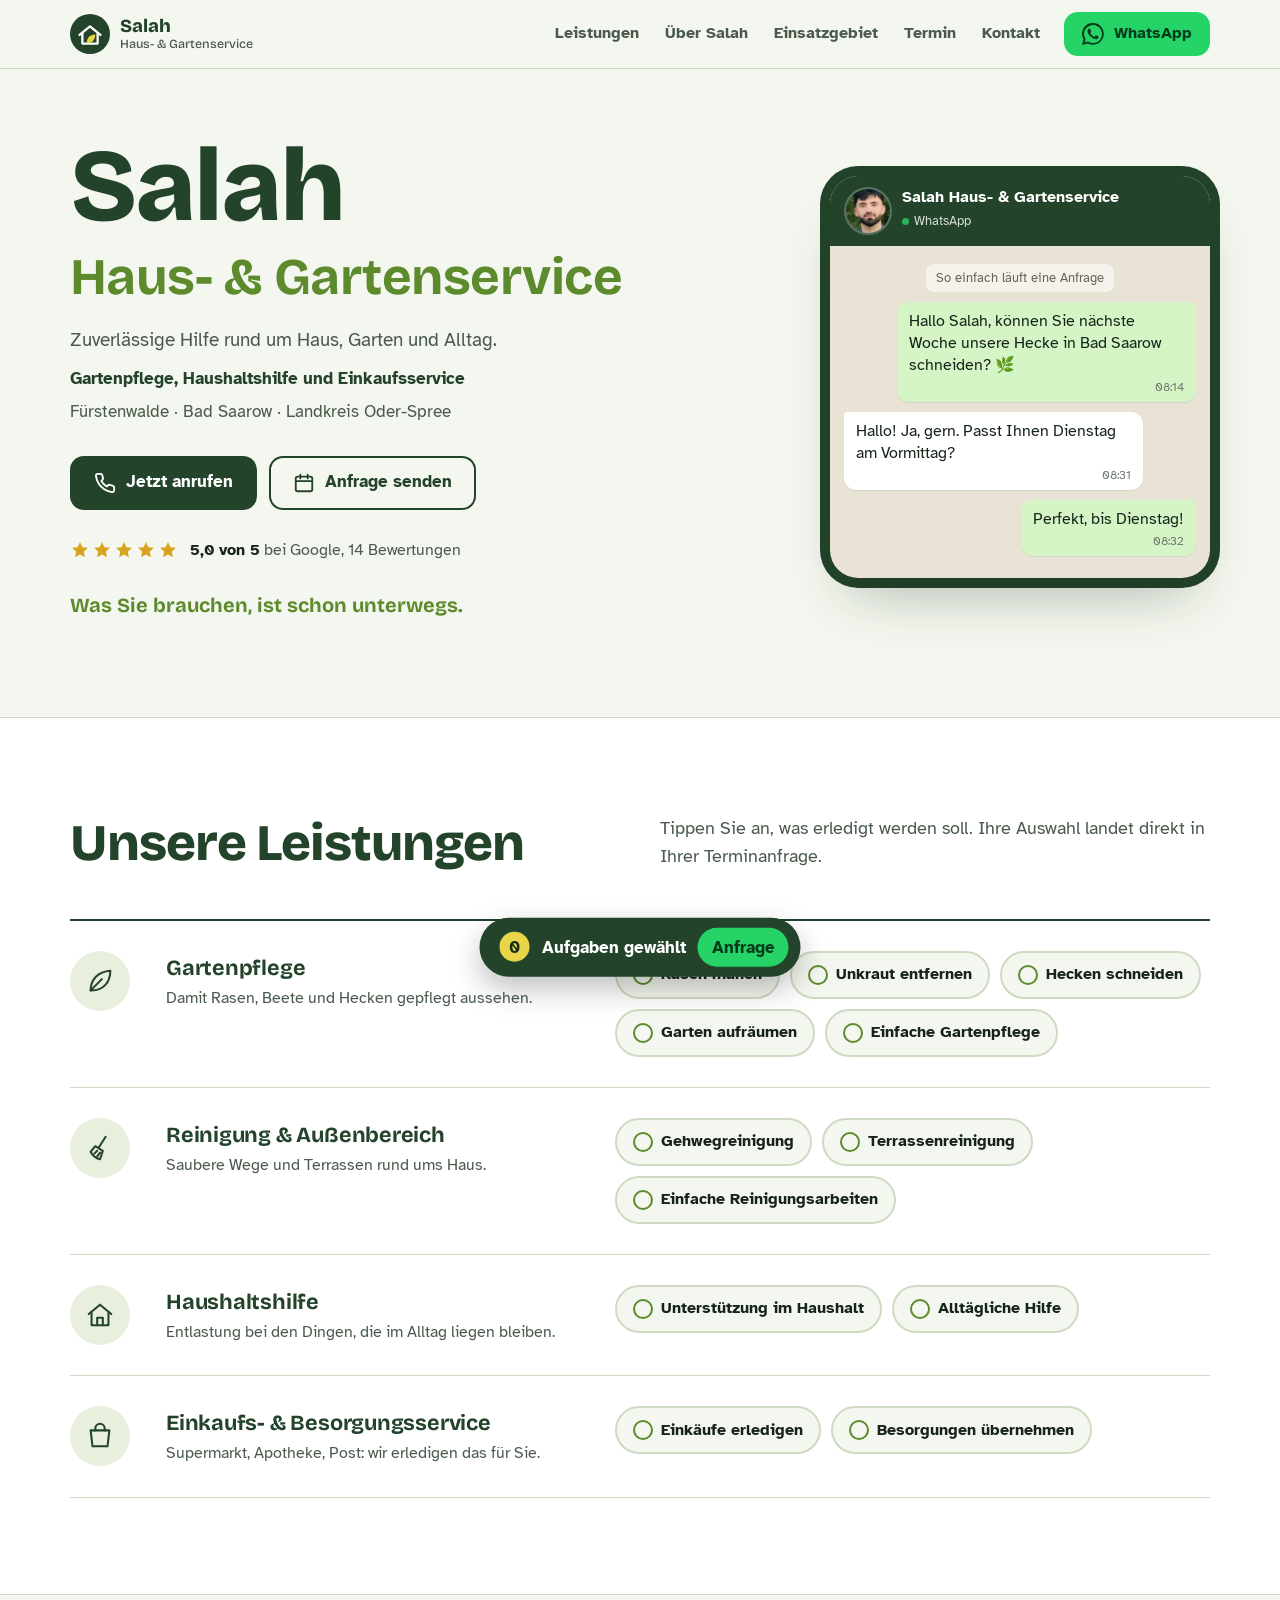
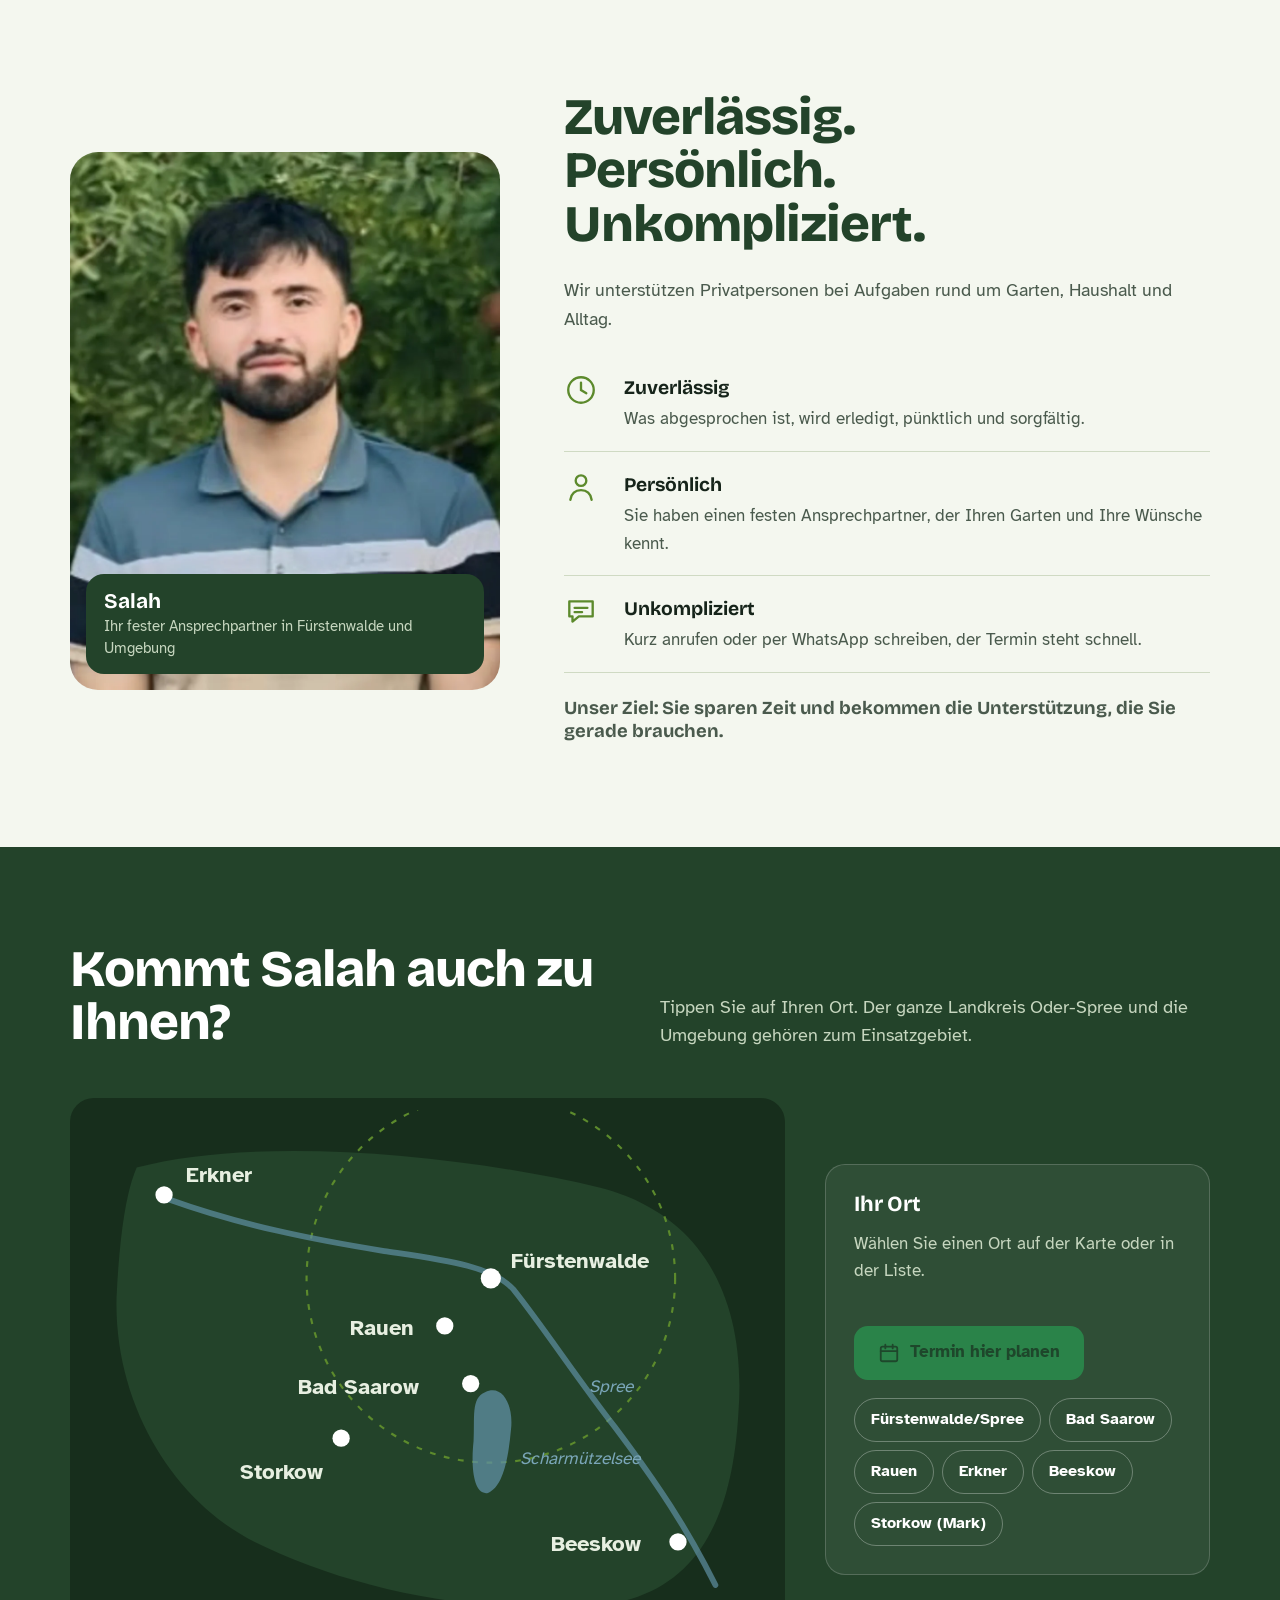
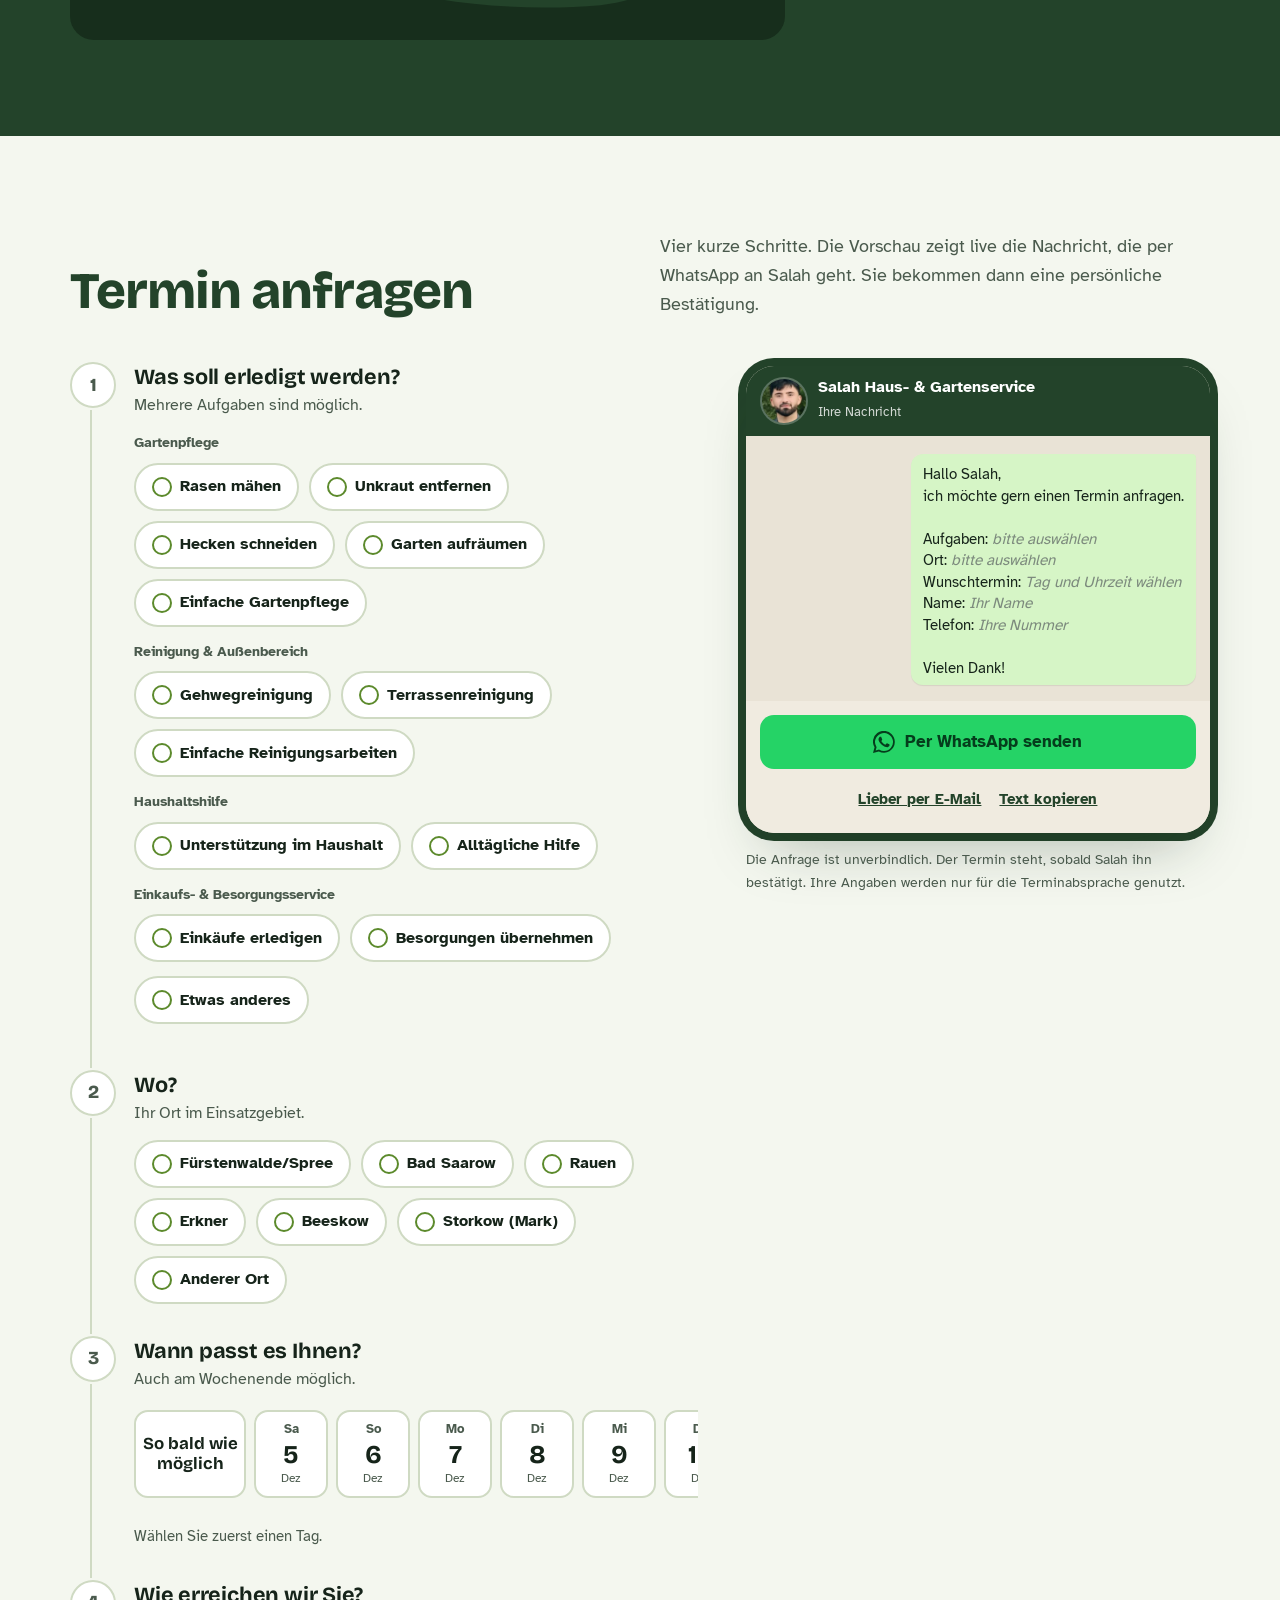
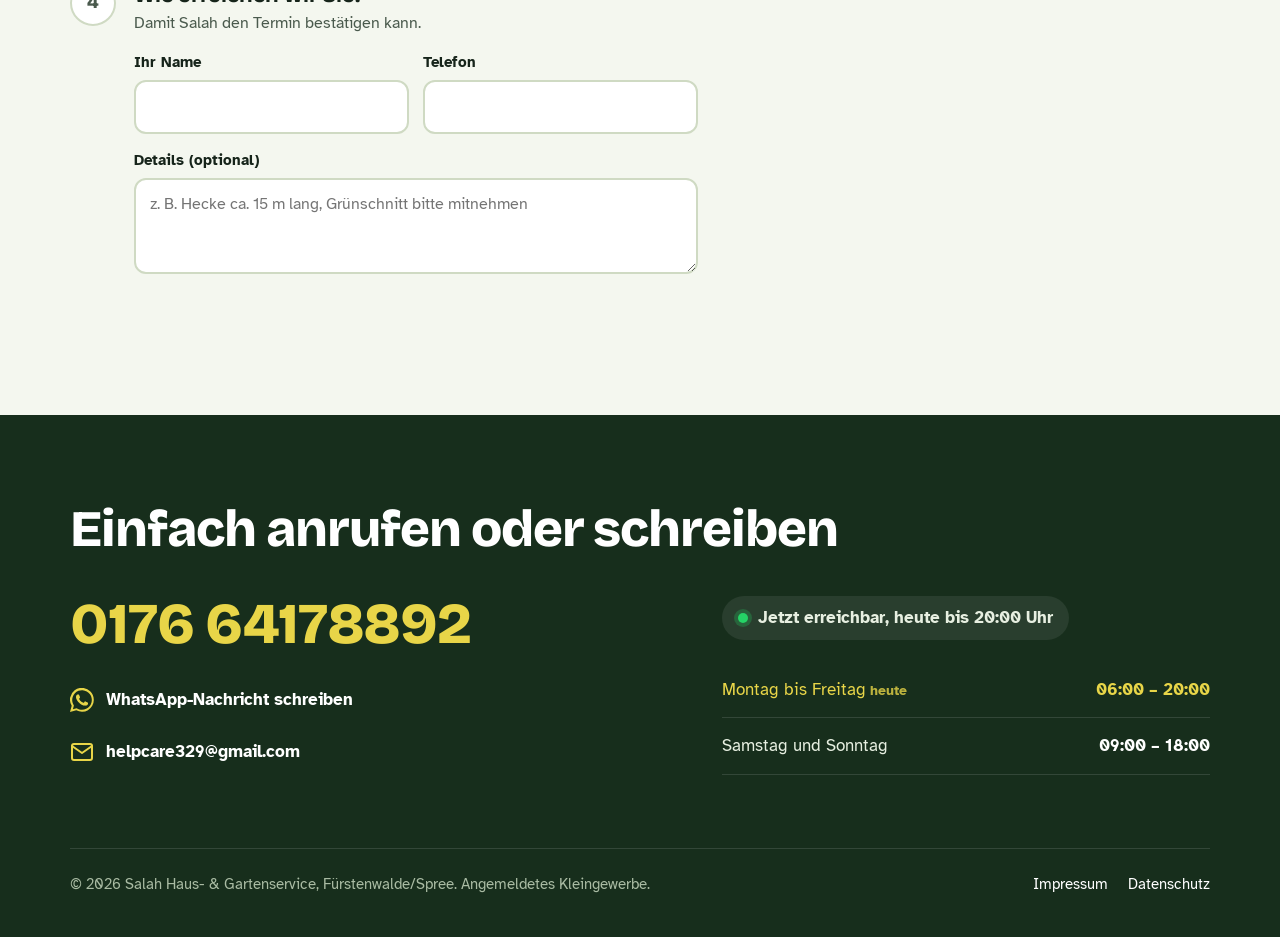
<file: index.html>
<!DOCTYPE html>
<html lang="de">
<head>
<meta charset="UTF-8">
<meta name="viewport" content="width=device-width, initial-scale=1.0, viewport-fit=cover">
<title>Salah Haus- & Gartenservice – Fürstenwalde, Bad Saarow & Oder-Spree</title>
<meta name="description" content="Gartenpflege, Hecke schneiden, Haushaltshilfe und Einkaufsservice in Fürstenwalde, Bad Saarow und im Landkreis Oder-Spree. Termin direkt per WhatsApp anfragen.">
<meta name="theme-color" content="#23432a">
<meta property="og:title" content="Salah Haus- & Gartenservice">
<meta property="og:description" content="Zuverlässige Hilfe rund um Haus, Garten und Alltag in Fürstenwalde, Bad Saarow und Umgebung.">
<meta property="og:image" content="img/salah.jpg">
<meta property="og:locale" content="de_DE">
<link rel="icon" href="img/icon.svg" type="image/svg+xml">
<link rel="apple-touch-icon" href="img/apple-touch-icon.png">
<link rel="preload" href="fonts/bricolage-800.woff2" as="font" type="font/woff2" crossorigin>
<link rel="preload" href="fonts/atkinson-400.woff2" as="font" type="font/woff2" crossorigin>
<link rel="stylesheet" href="fonts/fonts.css">
<script type="application/ld+json">
{
  "@context": "https://schema.org",
  "@type": "LocalBusiness",
  "name": "Salah Haus- & Gartenservice",
  "image": "img/salah.jpg",
  "telephone": "+4917664178892",
  "email": "helpcare329@gmail.com",
  "address": {"@type": "PostalAddress","addressLocality": "Fürstenwalde/Spree","addressRegion": "Brandenburg","addressCountry": "DE"},
  "areaServed": ["Fürstenwalde/Spree","Bad Saarow","Rauen","Erkner","Beeskow","Storkow (Mark)","Landkreis Oder-Spree"],
  "aggregateRating": {"@type":"AggregateRating","ratingValue":"5.0","reviewCount":"14"},
  "openingHoursSpecification": [
    {"@type":"OpeningHoursSpecification","dayOfWeek":["Monday","Tuesday","Wednesday","Thursday","Friday"],"opens":"06:00","closes":"20:00"},
    {"@type":"OpeningHoursSpecification","dayOfWeek":["Saturday","Sunday"],"opens":"09:00","closes":"18:00"}
  ]
}
</script>
<style>
:root{
  --paper:#f4f7ef;
  --paper-2:#e8efdd;
  --ink:#16241a;
  --ink-soft:#4a5a4d;
  --hedge:#23432a;
  --hedge-deep:#172e1c;
  --moss:#5c8a2c;
  --pollen:#e8d548;
  --line:#cfdac3;
  --wa:#25d366;
  --chat-bg:#e9e3d6;
  --bubble-out:#d6f5c6;
  --white:#fff;
  --display:"Bricolage Grotesque", system-ui, sans-serif;
  --body:"Atkinson Hyperlegible", system-ui, sans-serif;
  --bar-h:0px;
}
*{box-sizing:border-box;margin:0;padding:0}
html{scroll-behavior:smooth;scroll-padding-top:84px;-webkit-text-size-adjust:100%}
body{font-family:var(--body);font-size:1.0625rem;line-height:1.6;color:var(--ink);background:var(--paper);-webkit-font-smoothing:antialiased;-webkit-tap-highlight-color:transparent;padding-bottom:var(--bar-h)}
img,svg{display:block}
a{color:inherit}
button{font:inherit;color:inherit;touch-action:manipulation}
h1,h2,h3{font-family:var(--display);line-height:1.05;letter-spacing:-.02em;font-weight:800}
h2{font-size:clamp(2rem,5vw,3.2rem);color:var(--hedge)}
h3{font-size:1.35rem;font-weight:700;letter-spacing:-.01em}
.wrap{max-width:1180px;margin:0 auto;padding:0 20px}
.lead{font-size:1.2rem;color:var(--ink-soft);max-width:34em}
:focus-visible{outline:3px solid var(--pollen);outline-offset:3px;border-radius:6px}

/* ---------- Buttons ---------- */
.btn{display:inline-flex;align-items:center;justify-content:center;gap:10px;min-height:54px;padding:0 24px;border-radius:14px;border:0;font-weight:700;font-size:1.05rem;text-decoration:none;cursor:pointer;transition:background .2s,transform .1s}
.btn:active{transform:scale(.97)}
.btn svg{width:22px;height:22px;flex-shrink:0}
.btn-wa{background:var(--wa);color:#053d1c}
.btn-wa:hover{background:#1fc05b}
.btn-dark{background:var(--hedge);color:#fff}
.btn-dark:hover{background:var(--hedge-deep)}
.btn-ghost{background:transparent;color:var(--hedge);box-shadow:inset 0 0 0 2px var(--hedge)}
.btn-ghost:hover{background:var(--hedge);color:#fff}

/* ---------- Header ---------- */
.top{position:sticky;top:0;z-index:40;background:color-mix(in srgb,var(--paper) 92%,transparent);backdrop-filter:blur(12px);-webkit-backdrop-filter:blur(12px);border-bottom:1px solid var(--line);padding-top:env(safe-area-inset-top)}
.top .wrap{display:flex;align-items:center;gap:24px;height:68px}
.brand{display:flex;align-items:center;gap:10px;text-decoration:none;font-family:var(--display);font-weight:800;font-size:1.15rem;color:var(--hedge);margin-right:auto;line-height:1}
.brand small{display:block;font-weight:500;font-size:.78rem;color:var(--ink-soft);letter-spacing:0;margin-top:3px}
.brand svg{width:40px;height:40px}
.top nav{display:flex;gap:26px}
.top nav a{text-decoration:none;font-weight:700;font-size:.98rem;color:var(--ink-soft)}
.top nav a:hover{color:var(--hedge)}
.top .btn{min-height:44px;padding:0 18px;font-size:.98rem}
.top .call{display:none;width:44px;height:44px;border-radius:12px;background:var(--hedge);color:#fff;place-items:center}
.top .call svg{width:20px;height:20px}
@media (max-width:860px){.top nav{display:none}}

/* ---------- Hero ---------- */
.hero{padding:64px 0 96px;overflow:hidden}
.hero .wrap{display:grid;grid-template-columns:1.2fr .8fr;gap:56px;align-items:center}
.hero h1{font-size:clamp(3rem,8.5vw,6.4rem);color:var(--hedge);margin-bottom:20px}
.hero h1 .l2{display:block;font-size:.5em;font-weight:700;color:var(--moss);letter-spacing:-.01em;margin-top:.2em}
.hero .lead{margin-bottom:10px}
.hero-tags{font-weight:700;color:var(--hedge);margin-bottom:6px}
.hero-area{color:var(--ink-soft);margin-bottom:30px}
.hero-actions{display:flex;flex-wrap:wrap;gap:12px;margin-bottom:28px}
.rating{display:flex;align-items:center;gap:12px;flex-wrap:wrap}
.rating .stars{display:flex;gap:2px;color:#d9a520}
.rating .stars svg{width:20px;height:20px}
.rating p{font-size:.98rem;color:var(--ink-soft)}
.rating strong{color:var(--ink)}
.motto{font-family:var(--display);font-weight:700;font-size:1.25rem;color:var(--moss);margin-top:26px}

/* Chat */
.phone{background:var(--chat-bg);border-radius:28px;overflow:hidden;box-shadow:0 30px 60px -20px rgba(23,46,28,.35),0 0 0 10px var(--hedge);max-width:380px;margin-left:auto;width:100%}
.phone-head{display:flex;align-items:center;gap:12px;background:var(--hedge);color:#fff;padding:12px 16px}
.avatar{width:44px;height:44px;border-radius:50%;object-fit:cover;flex-shrink:0;background:var(--pollen);box-shadow:0 0 0 2px rgba(255,255,255,.25)}
.phone-head b{display:block;font-size:.98rem;line-height:1.2}
.phone-head span{font-size:.82rem;opacity:.8}
.online{display:inline-flex;align-items:center;gap:5px}
.online::before{content:"";width:7px;height:7px;border-radius:50%;background:var(--wa)}
.chat{padding:18px 14px 22px;display:flex;flex-direction:column;gap:10px;min-height:290px}
.bubble{max-width:85%;padding:9px 12px 7px;border-radius:12px;font-size:.98rem;line-height:1.4;box-shadow:0 1px 1px rgba(0,0,0,.08)}
.bubble time{display:block;text-align:right;font-size:.72rem;color:#6a756b;margin-top:2px}
.bubble.out{align-self:flex-end;background:var(--bubble-out);border-top-right-radius:4px}
.bubble.in{align-self:flex-start;background:#fff;border-top-left-radius:4px}
.chat-note{text-align:center;font-size:.8rem;color:#6a6355;background:rgba(255,255,255,.55);padding:4px 10px;border-radius:8px;align-self:center}
.hero .bubble{opacity:0;transform:translateY(8px) scale(.98);animation:pop .45s ease forwards}
.hero .bubble:nth-of-type(1){animation-delay:.5s}
.hero .bubble:nth-of-type(2){animation-delay:1.6s}
.hero .bubble:nth-of-type(3){animation-delay:2.6s}
@keyframes pop{to{opacity:1;transform:none}}

/* ---------- Section frame ---------- */
.sec{padding:96px 0}
.sec-head{display:grid;grid-template-columns:1fr 1fr;gap:40px;align-items:end;margin-bottom:48px}
.sec-head p{color:var(--ink-soft);font-size:1.12rem}

/* ---------- Leistungen ---------- */
.services{background:var(--white);border-top:1px solid var(--line);border-bottom:1px solid var(--line)}
.svc-list{border-top:2px solid var(--hedge)}
.svc{display:grid;grid-template-columns:72px 1fr 1.4fr;gap:24px;padding:30px 0;border-bottom:1px solid var(--line);align-items:start}
.svc-ico{width:60px;height:60px;border-radius:50%;background:var(--paper-2);display:grid;place-items:center;color:var(--hedge)}
.svc-ico svg{width:30px;height:30px}
.svc h3{color:var(--hedge);margin-top:6px}
.svc p{color:var(--ink-soft);font-size:1rem;margin-top:6px}
.chips{display:flex;flex-wrap:wrap;gap:10px}
.chip{display:inline-flex;align-items:center;gap:8px;min-height:48px;padding:0 16px;border-radius:999px;border:2px solid var(--line);background:var(--paper);font-weight:700;font-size:1rem;cursor:pointer;transition:background .15s,border-color .15s;text-align:left;line-height:1.2}
.chip:hover{border-color:var(--moss)}
.chip .mk{width:20px;height:20px;border-radius:50%;border:2px solid var(--moss);display:grid;place-items:center;flex-shrink:0;transition:background .15s}
.chip .mk svg{width:12px;height:12px;opacity:0;color:var(--hedge)}
.chip[aria-pressed="true"]{background:var(--pollen);border-color:var(--pollen);color:var(--hedge-deep)}
.chip[aria-pressed="true"] .mk{background:#fff;border-color:#fff}
.chip[aria-pressed="true"] .mk svg{opacity:1}

/* ---------- Über Salah ---------- */
.why .wrap{display:grid;grid-template-columns:.8fr 1.2fr;gap:64px;align-items:center}
.portrait{position:relative}
.portrait img{width:100%;height:auto;aspect-ratio:4/5;object-fit:cover;border-radius:28px}
.portrait figcaption{position:absolute;left:16px;right:16px;bottom:16px;background:var(--hedge);color:#fff;border-radius:18px;padding:14px 18px;line-height:1.3}
.portrait figcaption b{display:block;font-family:var(--display);font-size:1.3rem}
.portrait figcaption span{font-size:.95rem;color:#c6d6bf}
.why h2 span{display:block}
.why-text > p{font-size:1.15rem;color:var(--ink-soft);margin:24px 0 8px}
.traits{list-style:none;margin-top:20px}
.traits li{display:grid;grid-template-columns:44px 1fr;gap:16px;padding:18px 0;border-bottom:1px solid var(--line)}
.traits svg{width:34px;height:34px;color:var(--moss)}
.traits b{display:block;font-family:var(--display);font-size:1.2rem;color:var(--ink);margin-bottom:2px}
.traits span{color:var(--ink-soft)}
.goal{font-family:var(--display);font-weight:700;font-size:1.35rem;line-height:1.25;color:var(--hedge);margin-top:26px}

/* ---------- Einsatzgebiet ---------- */
.area{background:var(--hedge);color:#fff}
.area h2{color:#fff}
.area .sec-head p{color:#c6d6bf}
.area-grid{display:grid;grid-template-columns:1.3fr .7fr;gap:40px;align-items:center}
.map{background:var(--hedge-deep);border-radius:24px;padding:12px}
.map svg{width:100%;height:auto}
.town{cursor:pointer}
.town circle.dot{fill:#fff;transition:r .2s,fill .2s}
.town circle.halo{fill:var(--pollen);opacity:0;transition:opacity .2s}
.town circle.hit{fill:transparent}
.town text{fill:#e7efe1;font-family:var(--body);font-weight:700;font-size:15px;transition:fill .2s}
.town:hover circle.dot{fill:var(--pollen)}
.town.on circle.dot{fill:var(--pollen);r:9}
.town.on circle.halo{opacity:.25}
.town.on text{fill:var(--pollen)}
.town:focus{outline:none}
.town:focus-visible text{text-decoration:underline}
.check{background:rgba(255,255,255,.06);border:1px solid rgba(255,255,255,.18);border-radius:20px;padding:28px}
.check h3{color:#fff;margin-bottom:10px}
.check p{color:#c6d6bf}
.check-result{margin:14px 0 20px;min-height:76px}
.check-result strong{display:block;font-family:var(--display);font-size:1.6rem;line-height:1.15;color:var(--pollen);margin-bottom:6px}
.town-list{display:flex;flex-wrap:wrap;gap:8px;margin-top:18px}
.town-list button{background:transparent;border:1.5px solid rgba(255,255,255,.3);color:#fff;border-radius:999px;min-height:44px;padding:0 16px;font-weight:700;font-size:.98rem;cursor:pointer}
.town-list button:hover{border-color:var(--pollen)}
.town-list button[aria-pressed="true"]{background:var(--pollen);border-color:var(--pollen);color:var(--hedge-deep)}
.area .btn-wa[disabled]{opacity:.4;pointer-events:none}

/* ---------- Terminplaner ---------- */
.book-grid{display:grid;grid-template-columns:1.15fr .85fr;gap:48px;align-items:start}
.book-grid > *,.steps,.step{min-width:0}
.steps{list-style:none;counter-reset:st}
.step{counter-increment:st;position:relative;padding:0 0 36px 64px}
.step::before{content:counter(st);position:absolute;left:0;top:-4px;width:42px;height:42px;border-radius:50%;background:var(--white);border:2px solid var(--line);display:grid;place-items:center;font-family:var(--display);font-weight:800;font-size:1.15rem;color:var(--ink-soft);transition:all .2s}
.step::after{content:"";position:absolute;left:20px;top:44px;bottom:6px;width:2px;background:var(--line)}
.step:last-child::after{display:none}
.step.done::before{background:var(--hedge);border-color:var(--hedge);color:#fff;content:"✓"}
.step.need::before{border-color:#c4421f;color:#c4421f}
.step h3{margin-bottom:4px;color:var(--ink)}
.step > p{color:var(--ink-soft);font-size:.98rem;margin-bottom:14px}
.step .chips .chip{background:var(--white)}
.task-group{margin-bottom:14px}
.task-group > span{display:block;font-size:.88rem;font-weight:700;color:var(--ink-soft);margin-bottom:8px}
.avail-note{display:flex;align-items:center;gap:8px;font-size:.92rem;color:var(--ink-soft);margin-bottom:10px}
.avail-note i{width:8px;height:8px;border-radius:50%;background:var(--wa);flex-shrink:0}
.day-strip{display:flex;gap:8px;overflow-x:auto;padding:4px 2px 12px;scroll-snap-type:x proximity;scrollbar-width:thin;-webkit-overflow-scrolling:touch;overscroll-behavior-x:contain}
.day{flex:0 0 auto;scroll-snap-align:start;width:74px;min-height:88px;border-radius:14px;border:2px solid var(--line);background:var(--white);cursor:pointer;display:flex;flex-direction:column;align-items:center;justify-content:center;gap:2px;transition:all .15s}
.day small{font-size:.8rem;color:var(--ink-soft);font-weight:700}
.day b{font-family:var(--display);font-size:1.6rem;line-height:1}
.day em{font-style:normal;font-size:.74rem;color:var(--ink-soft)}
.day em.free{color:#1d7a3a;font-weight:700}
.day:hover:not([disabled]){border-color:var(--moss)}
.day[aria-pressed="true"]{background:var(--hedge);border-color:var(--hedge);color:#fff}
.day[aria-pressed="true"] small,.day[aria-pressed="true"] em{color:#c6d6bf}
.day[disabled]{opacity:.45;cursor:not-allowed;background:transparent;border-style:dashed}
.day.asap{width:112px}
.day.asap b{font-size:1.05rem;text-align:center;line-height:1.15}
.times{display:grid;grid-template-columns:repeat(auto-fill,minmax(150px,1fr));gap:10px}
.time{min-height:68px;border-radius:14px;border:2px solid var(--line);background:var(--white);cursor:pointer;text-align:left;padding:10px 14px;transition:all .15s}
.time b{display:block;font-size:1.02rem}
.time span{font-size:.88rem;color:var(--ink-soft)}
.time:hover{border-color:var(--moss)}
.time[aria-pressed="true"]{background:var(--hedge);border-color:var(--hedge);color:#fff}
.time[aria-pressed="true"] span{color:#c6d6bf}
.muted{color:var(--ink-soft);font-size:.95rem;grid-column:1 / -1}
.fields{display:grid;grid-template-columns:1fr 1fr;gap:14px}
.field label{display:block;font-weight:700;font-size:.95rem;margin-bottom:6px}
.field input,.field textarea{width:100%;min-height:54px;padding:12px 14px;border-radius:12px;border:2px solid var(--line);background:var(--white);font:inherit;font-size:max(1rem,16px);color:var(--ink);-webkit-appearance:none;appearance:none}
.field textarea{min-height:96px;resize:vertical}
.field input:focus,.field textarea:focus{outline:none;border-color:var(--moss)}
.field.full{grid-column:1 / -1}
.other-ort{margin-top:10px;display:none}
.other-ort.show{display:block}

/* Live-Vorschau */
.preview{position:sticky;top:96px}
.preview .phone{max-width:none;margin:0;box-shadow:0 30px 60px -24px rgba(23,46,28,.35),0 0 0 8px var(--hedge)}
.preview .chat{min-height:0;padding-bottom:16px}
.preview .bubble.out{max-width:94%;white-space:pre-wrap;font-size:.96rem}
.preview .bubble .ph{color:#7c8a7d;font-style:italic}
.send-bar{background:#f0ebe0;padding:14px;display:grid;gap:10px}
.send-bar .btn{width:100%}
.send-bar .alt{display:flex;justify-content:center;gap:18px;font-size:.95rem}
.send-bar .alt button{background:none;border:0;color:var(--hedge);font-weight:700;text-decoration:underline;cursor:pointer;min-height:40px}
.form-msg{font-size:.95rem;color:#a3361a;font-weight:700}
.form-msg:empty{display:none}
.preview-note{font-size:.88rem;color:var(--ink-soft);margin-top:16px}

/* ---------- Kontakt ---------- */
.contact{background:var(--hedge-deep);color:#e7efe1;padding:88px 0 40px}
.contact h2{color:#fff}
.contact-grid{display:grid;grid-template-columns:1.1fr .9fr;gap:56px;margin-top:40px}
.big-phone{display:inline-block;font-family:var(--display);font-weight:800;font-size:clamp(2.2rem,6vw,3.6rem);color:var(--pollen);text-decoration:none;letter-spacing:-.02em;line-height:1}
.big-phone:hover{text-decoration:underline;text-decoration-thickness:3px;text-underline-offset:6px}
.contact-links{display:grid;gap:4px;margin-top:22px}
.contact-links a{display:flex;align-items:center;gap:12px;min-height:48px;color:#fff;font-weight:700;text-decoration:none;font-size:1.08rem;word-break:break-word}
.contact-links a:hover{color:var(--pollen)}
.contact-links svg{width:24px;height:24px;color:var(--pollen);flex-shrink:0}
.status{display:inline-flex;align-items:center;gap:10px;background:rgba(255,255,255,.08);border-radius:999px;padding:8px 16px;font-weight:700;margin-bottom:22px}
.status i{width:10px;height:10px;border-radius:50%;background:#7d8a7f;flex-shrink:0}
.status.open i{background:var(--wa);box-shadow:0 0 0 4px rgba(37,211,102,.25)}
.hours{width:100%;border-collapse:collapse;font-size:1.08rem}
.hours td{padding:14px 0;border-bottom:1px solid rgba(255,255,255,.12)}
.hours td:last-child{text-align:right;font-weight:700;color:#fff}
.hours tr.today td{color:var(--pollen)}
.hours tr.today td:first-child::after{content:"  heute";font-size:.85rem;font-weight:700;opacity:.8}
.foot{display:flex;flex-wrap:wrap;gap:16px;justify-content:space-between;margin-top:72px;padding-top:24px;border-top:1px solid rgba(255,255,255,.12);font-size:.92rem;color:#a9bba3}
.foot nav{display:flex;gap:20px}
.foot a{color:#fff;text-decoration:none}
.foot a:hover{text-decoration:underline}

/* ---------- Schwebender Hinweis (Desktop) ---------- */
.pill{white-space:nowrap;position:fixed;left:50%;bottom:18px;transform:translate(-50%,160%);z-index:50;display:flex;align-items:center;gap:12px;background:var(--hedge);color:#fff;border:0;border-radius:999px;padding:10px 12px 10px 20px;font-weight:700;cursor:pointer;box-shadow:0 12px 30px rgba(0,0,0,.25);transition:transform .35s cubic-bezier(.2,.9,.3,1.2)}
.pill.show{transform:translate(-50%,0)}
.pill .count{background:var(--pollen);color:var(--hedge-deep);border-radius:999px;min-width:30px;height:30px;display:grid;place-items:center;padding:0 8px}
.pill .go{background:var(--wa);color:#053d1c;border-radius:999px;padding:6px 14px}
.bump{animation:bump .35s ease}
@keyframes bump{50%{transform:scale(1.25)}}

/* ---------- Untere Leiste (Handy) ---------- */
.mbar{display:none}

/* ===================== HANDY ===================== */
@media (max-width:860px){
  .sec{padding:64px 0}
  .sec-head{grid-template-columns:1fr;gap:12px;margin-bottom:32px}
  .hero{padding:32px 0 56px}
  .hero .wrap{grid-template-columns:1fr;gap:40px}
  .phone{margin:0 auto}
  .svc{grid-template-columns:52px 1fr;gap:14px;padding:24px 0}
  .svc-ico{width:52px;height:52px}
  .svc .chips{grid-column:1 / -1}
  .why .wrap{grid-template-columns:1fr;gap:36px}
  .portrait{max-width:420px}
  .area-grid{grid-template-columns:1fr}
  .book-grid{grid-template-columns:1fr;gap:32px}
  .preview{position:static}
  .contact-grid{grid-template-columns:1fr;gap:40px}
}
@media (max-width:760px){
  :root{--bar-h:calc(76px + env(safe-area-inset-bottom))}
  body{font-size:1.05rem}
  .wrap{padding:0 16px}
  .top .wrap{height:60px;gap:10px}
  .top .btn-wa{display:none}
  .top .call{display:grid}
  .brand svg{width:36px;height:36px}
  .hero h1{font-size:clamp(2.9rem,15vw,4rem);margin-bottom:14px}
  .hero .lead{font-size:1.12rem}
  .hero-area{margin-bottom:22px}
  .hero-actions{display:grid;grid-template-columns:1fr;gap:10px}
  .hero-actions .btn{width:100%;min-height:58px;font-size:1.08rem}
  .chat{min-height:0}
  .phone{max-width:340px}

  /* Auswahl-Chips: zwei Spalten, große Daumenflächen */
  .chips{display:grid;grid-template-columns:repeat(2,minmax(0,1fr));gap:8px}
  .chip{min-height:54px;padding:8px 10px;border-radius:14px;font-size:.95rem;min-width:0;hyphens:auto;-webkit-hyphens:auto;overflow-wrap:anywhere}
  .town-list{gap:6px}

  .map{padding:6px;border-radius:18px}
  .town text{font-size:19px}
  .check{padding:20px}

  .step{padding:0 0 30px 52px}
  .step::before{width:38px;height:38px;font-size:1.05rem}
  .step::after{left:18px;top:40px}
  .day-strip{margin:0 -16px 0 -68px;padding:4px 16px 12px 68px;scroll-padding-left:68px}
  .times{grid-template-columns:repeat(2,minmax(0,1fr))}
  .fields{grid-template-columns:1fr}
  .preview .phone{box-shadow:0 0 0 6px var(--hedge);border-radius:22px}
  .send-bar .btn-wa{display:none}

  .contact{padding:64px 0 32px}
  .hours{font-size:1rem}
  .foot{margin-top:48px}

  .pill{display:none}

  .mbar{display:grid;position:fixed;left:0;right:0;bottom:0;z-index:60;background:#fff;border-top:1px solid var(--line);padding:10px 12px calc(10px + env(safe-area-inset-bottom));box-shadow:0 -8px 24px rgba(23,46,28,.12)}
  .mbar .row{display:grid;grid-template-columns:repeat(2,minmax(0,1fr)) minmax(0,1.2fr);gap:8px}
  .mbar .btn{min-height:54px;padding:0 8px;font-size:.98rem;gap:7px;border-radius:14px;position:relative}
  .mbar .btn svg{width:20px;height:20px}
  .mbar .badge{position:absolute;top:-7px;right:-4px;background:var(--pollen);color:var(--hedge-deep);border-radius:999px;min-width:24px;height:24px;font-size:.82rem;display:grid;place-items:center;padding:0 6px;box-shadow:0 0 0 2px #fff}
  .mbar .badge:empty{display:none}
  .mbar .send{display:none;grid-template-columns:auto 1fr;gap:12px;align-items:center}
  .mbar .prog{font-size:.85rem;font-weight:700;color:var(--ink-soft);line-height:1.2;text-align:center}
  .mbar .prog b{display:block;font-family:var(--display);font-size:1.3rem;color:var(--hedge)}
  .mbar.booking .row{display:none}
  .mbar.booking .send{display:grid}
}
@media (max-width:360px){
  .mbar .btn span.t{display:none}
}

@media (prefers-reduced-motion:reduce){
  html{scroll-behavior:auto}
  *,*::before,*::after{animation-duration:.01ms!important;animation-delay:0s!important;transition-duration:.01ms!important}
}
</style>
</head>
<body>

<!-- Icons -->
<svg width="0" height="0" style="position:absolute" aria-hidden="true">
  <symbol id="i-wa" viewBox="0 0 24 24"><path fill="currentColor" d="M17.5 14.4c-.3-.1-1.8-.9-2-1-.3-.1-.5-.1-.7.1-.2.3-.8 1-.9 1.2-.2.2-.3.2-.6.1-.3-.1-1.3-.5-2.4-1.5-.9-.8-1.5-1.8-1.7-2.1-.2-.3 0-.5.1-.6l.4-.5c.1-.2.2-.3.3-.5.1-.2 0-.4 0-.5l-.9-2.2c-.2-.6-.5-.5-.7-.5h-.6c-.2 0-.5.1-.8.4-.3.3-1 1-1 2.5s1.1 2.9 1.2 3.1c.1.2 2.1 3.2 5.1 4.5.7.3 1.3.5 1.7.6.7.2 1.4.2 1.9.1.6-.1 1.8-.7 2-1.4.2-.7.2-1.3.2-1.4-.1-.1-.3-.2-.6-.3zM12 21.8c-1.8 0-3.5-.5-5-1.4l-.4-.2-3.7 1 1-3.6-.2-.4A9.8 9.8 0 1 1 12 21.8zm8.4-18.2A11.8 11.8 0 0 0 1.7 17.8L0 24l6.3-1.7A11.8 11.8 0 0 0 23.8 12c0-3.2-1.2-6.1-3.4-8.4z"/></symbol>
  <symbol id="i-phone" viewBox="0 0 24 24"><path fill="none" stroke="currentColor" stroke-width="2" stroke-linecap="round" stroke-linejoin="round" d="M22 16.9v3a2 2 0 0 1-2.2 2 19.8 19.8 0 0 1-8.6-3.1 19.5 19.5 0 0 1-6-6A19.8 19.8 0 0 1 2.1 4.2 2 2 0 0 1 4.1 2h3a2 2 0 0 1 2 1.7c.1.9.4 1.8.7 2.7a2 2 0 0 1-.5 2.1L8 9.8a16 16 0 0 0 6 6l1.3-1.3a2 2 0 0 1 2.1-.4c.9.3 1.8.6 2.7.7a2 2 0 0 1 1.7 2z"/></symbol>
  <symbol id="i-mail" viewBox="0 0 24 24"><g fill="none" stroke="currentColor" stroke-width="2" stroke-linecap="round" stroke-linejoin="round"><rect x="2" y="4" width="20" height="16" rx="2"/><path d="m22 6-10 7L2 6"/></g></symbol>
  <symbol id="i-cal" viewBox="0 0 24 24"><g fill="none" stroke="currentColor" stroke-width="2" stroke-linecap="round" stroke-linejoin="round"><rect x="3" y="5" width="18" height="16" rx="2"/><path d="M3 10h18M8 3v4M16 3v4"/></g></symbol>
  <symbol id="i-check" viewBox="0 0 24 24"><path fill="none" stroke="currentColor" stroke-width="3.5" stroke-linecap="round" stroke-linejoin="round" d="M5 12.5l4.5 4.5L19 7"/></symbol>
  <symbol id="i-star" viewBox="0 0 24 24"><path fill="currentColor" d="M12 2.5l2.9 6.1 6.6.8-4.9 4.6 1.3 6.6L12 17.3l-5.9 3.3 1.3-6.6L2.5 9.4l6.6-.8z"/></symbol>
  <symbol id="i-leaf" viewBox="0 0 32 32"><g fill="none" stroke="currentColor" stroke-width="2.2" stroke-linecap="round" stroke-linejoin="round"><path d="M6 26C6 14 14 6 27 5c0 13-8 21-20 21z"/><path d="M6 26 18 14"/></g></symbol>
  <symbol id="i-broom" viewBox="0 0 32 32"><g fill="none" stroke="currentColor" stroke-width="2.2" stroke-linecap="round" stroke-linejoin="round"><path d="M22 4 15 15"/><path d="M11 14l8 5-3 9c-4-1-8-4-10-8z"/><path d="M10 22l3-3M13 25l3-4"/></g></symbol>
  <symbol id="i-house" viewBox="0 0 32 32"><g fill="none" stroke="currentColor" stroke-width="2.2" stroke-linecap="round" stroke-linejoin="round"><path d="M4 15 16 5l12 10"/><path d="M7 13v14h18V13"/><path d="M13 27v-8h6v8"/></g></symbol>
  <symbol id="i-bag" viewBox="0 0 32 32"><g fill="none" stroke="currentColor" stroke-width="2.2" stroke-linecap="round" stroke-linejoin="round"><path d="M6 10h20l-2 17H8z"/><path d="M11 10V8a5 5 0 0 1 10 0v2"/></g></symbol>
  <symbol id="i-clock" viewBox="0 0 32 32"><g fill="none" stroke="currentColor" stroke-width="2.2" stroke-linecap="round"><circle cx="16" cy="16" r="12"/><path d="M16 9v7l5 3"/></g></symbol>
  <symbol id="i-hand" viewBox="0 0 32 32"><g fill="none" stroke="currentColor" stroke-width="2.2" stroke-linecap="round" stroke-linejoin="round"><circle cx="16" cy="10" r="5"/><path d="M6 28c1-6 5-9 10-9s9 3 10 9"/></g></symbol>
  <symbol id="i-chat" viewBox="0 0 32 32"><g fill="none" stroke="currentColor" stroke-width="2.2" stroke-linecap="round" stroke-linejoin="round"><path d="M5 7h22v14H14l-6 5v-5H5z"/><path d="M10 13h12M10 17h7"/></g></symbol>
</svg>

<header class="top">
  <div class="wrap">
    <a class="brand" href="#start" aria-label="Salah Haus- und Gartenservice, zum Seitenanfang">
      <svg viewBox="0 0 42 42" aria-hidden="true"><circle cx="21" cy="21" r="21" fill="#23432a"/><path d="M10 22 21 13l11 9" fill="none" stroke="#fff" stroke-width="2.4" stroke-linecap="round" stroke-linejoin="round"/><path d="M13 20v11h16V20" fill="none" stroke="#fff" stroke-width="2.4" stroke-linejoin="round"/><path d="M17.5 31c0-6 3-9 9-9.5 0 6-3.5 9-9 9.5z" fill="#e8d548"/></svg>
      <span>Salah<small>Haus- &amp; Gartenservice</small></span>
    </a>
    <nav aria-label="Hauptnavigation">
      <a href="#leistungen">Leistungen</a>
      <a href="#ueber">Über Salah</a>
      <a href="#einsatzgebiet">Einsatzgebiet</a>
      <a href="#termin">Termin</a>
      <a href="#kontakt">Kontakt</a>
    </nav>
    <a class="btn btn-wa wa-link" href="#" target="_blank" rel="noopener"><svg aria-hidden="true"><use href="#i-wa"/></svg>WhatsApp</a>
    <a class="call" href="tel:+4917664178892" aria-label="Salah anrufen"><svg aria-hidden="true"><use href="#i-phone"/></svg></a>
  </div>
</header>

<main id="start">
  <!-- HERO -->
  <section class="hero">
    <div class="wrap">
      <div>
        <h1>Salah <span class="l2">Haus- &amp; Gartenservice</span></h1>
        <p class="lead">Zuverlässige Hilfe rund um Haus, Garten und Alltag.</p>
        <p class="hero-tags">Gartenpflege, Haushaltshilfe und Einkaufsservice</p>
        <p class="hero-area">Fürstenwalde · Bad Saarow · Landkreis Oder-Spree</p>
        <div class="hero-actions">
          <a class="btn btn-dark" href="tel:+4917664178892"><svg aria-hidden="true"><use href="#i-phone"/></svg>Jetzt anrufen</a>
          <a class="btn btn-ghost" href="#termin"><svg aria-hidden="true"><use href="#i-cal"/></svg>Anfrage senden</a>
        </div>
        <div class="rating">
          <span class="stars" aria-hidden="true"><svg><use href="#i-star"/></svg><svg><use href="#i-star"/></svg><svg><use href="#i-star"/></svg><svg><use href="#i-star"/></svg><svg><use href="#i-star"/></svg></span>
          <p><strong>5,0 von 5</strong> bei Google, 14 Bewertungen</p>
        </div>
        <p class="motto">Was Sie brauchen, ist schon unterwegs.</p>
      </div>

      <div class="phone" aria-label="Beispiel einer Anfrage per WhatsApp">
        <div class="phone-head">
          <img class="avatar" src="img/salah-avatar.webp" alt="Salah" width="44" height="44">
          <div><b>Salah Haus- &amp; Gartenservice</b><span class="online">WhatsApp</span></div>
        </div>
        <div class="chat">
          <span class="chat-note">So einfach läuft eine Anfrage</span>
          <div class="bubble out">Hallo Salah, können Sie nächste Woche unsere Hecke in Bad Saarow schneiden? 🌿<time>08:14</time></div>
          <div class="bubble in">Hallo! Ja, gern. Passt Ihnen Dienstag am Vormittag?<time>08:31</time></div>
          <div class="bubble out">Perfekt, bis Dienstag!<time>08:32</time></div>
        </div>
      </div>
    </div>
  </section>

  <!-- LEISTUNGEN -->
  <section class="sec services" id="leistungen">
    <div class="wrap">
      <div class="sec-head">
        <h2>Unsere Leistungen</h2>
        <p>Tippen Sie an, was erledigt werden soll. Ihre Auswahl landet direkt in Ihrer Terminanfrage.</p>
      </div>
      <div class="svc-list" id="svcList"></div>
    </div>
  </section>

  <!-- ÜBER SALAH -->
  <section class="sec why" id="ueber">
    <div class="wrap">
      <figure class="portrait">
        <img src="img/salah.webp" alt="Salah, Inhaber von Salah Haus- und Gartenservice" width="960" height="1200" loading="lazy">
        <figcaption><b>Salah</b><span>Ihr fester Ansprechpartner in Fürstenwalde und Umgebung</span></figcaption>
      </figure>
      <div class="why-text">
        <h2><span>Zuverlässig.</span><span>Persönlich.</span><span>Unkompliziert.</span></h2>
        <p>Wir unterstützen Privatpersonen bei Aufgaben rund um Garten, Haushalt und Alltag.</p>
        <ul class="traits">
          <li><svg aria-hidden="true"><use href="#i-clock"/></svg><div><b>Zuverlässig</b><span>Was abgesprochen ist, wird erledigt, pünktlich und sorgfältig.</span></div></li>
          <li><svg aria-hidden="true"><use href="#i-hand"/></svg><div><b>Persönlich</b><span>Sie haben einen festen Ansprechpartner, der Ihren Garten und Ihre Wünsche kennt.</span></div></li>
          <li><svg aria-hidden="true"><use href="#i-chat"/></svg><div><b>Unkompliziert</b><span>Kurz anrufen oder per WhatsApp schreiben, der Termin steht schnell.</span></div></li>
        </ul>
        <p class="goal">Unser Ziel: Sie sparen Zeit und bekommen die Unterstützung, die Sie gerade brauchen.</p>
      </div>
    </div>
  </section>

  <!-- EINSATZGEBIET -->
  <section class="sec area" id="einsatzgebiet">
    <div class="wrap">
      <div class="sec-head">
        <h2>Kommt Salah auch zu Ihnen?</h2>
        <p>Tippen Sie auf Ihren Ort. Der ganze Landkreis Oder-Spree und die Umgebung gehören zum Einsatzgebiet.</p>
      </div>
      <div class="area-grid">
        <div class="map">
          <svg viewBox="0 0 480 360" role="group" aria-label="Karte des Einsatzgebiets">
            <path d="M38 40 C120 18 260 30 360 54 C430 72 462 130 456 210 C452 280 430 336 360 344 C270 352 180 330 120 300 C60 270 22 200 24 130 C26 90 30 58 38 40Z" fill="#23432a"/>
            <circle cx="284" cy="117" r="128" fill="none" stroke="#5c8a2c" stroke-width="1.5" stroke-dasharray="4 6"/>
            <path d="M440 330 C420 290 400 260 370 220 C345 188 320 150 300 125 C285 108 250 104 210 98 C160 90 110 80 60 62" fill="none" stroke="#5f8fa3" stroke-width="4" stroke-linecap="round" opacity=".7"/>
            <text x="352" y="196" fill="#7aa6b8" font-size="12" font-style="italic" font-family="Atkinson Hyperlegible, sans-serif">Spree</text>
            <path d="M280 196 C292 190 300 205 298 222 C296 244 292 262 282 266 C272 268 270 248 272 230 C273 214 270 200 280 196Z" fill="#5f8fa3" opacity=".75"/>
            <text x="304" y="246" fill="#7aa6b8" font-size="12" font-style="italic" font-family="Atkinson Hyperlegible, sans-serif">Scharmützelsee</text>

            <g class="town" data-town="Erkner" tabindex="0" role="button" aria-label="Erkner"><circle class="hit" cx="57" cy="59" r="28"/><circle class="halo" cx="57" cy="59" r="20"/><circle class="dot" cx="57" cy="59" r="6"/><text x="72" y="50">Erkner</text></g>
            <g class="town" data-town="Fürstenwalde/Spree" tabindex="0" role="button" aria-label="Fürstenwalde/Spree"><circle class="hit" cx="284" cy="117" r="28"/><circle class="halo" cx="284" cy="117" r="22"/><circle class="dot" cx="284" cy="117" r="7"/><text x="298" y="110">Fürstenwalde</text></g>
            <g class="town" data-town="Rauen" tabindex="0" role="button" aria-label="Rauen"><circle class="hit" cx="252" cy="150" r="24"/><circle class="halo" cx="252" cy="150" r="20"/><circle class="dot" cx="252" cy="150" r="6"/><text x="186" y="156">Rauen</text></g>
            <g class="town" data-town="Bad Saarow" tabindex="0" role="button" aria-label="Bad Saarow"><circle class="hit" cx="270" cy="190" r="24"/><circle class="halo" cx="270" cy="190" r="20"/><circle class="dot" cx="270" cy="190" r="6"/><text x="150" y="197">Bad Saarow</text></g>
            <g class="town" data-town="Storkow (Mark)" tabindex="0" role="button" aria-label="Storkow (Mark)"><circle class="hit" cx="180" cy="228" r="28"/><circle class="halo" cx="180" cy="228" r="20"/><circle class="dot" cx="180" cy="228" r="6"/><text x="110" y="256">Storkow</text></g>
            <g class="town" data-town="Beeskow" tabindex="0" role="button" aria-label="Beeskow"><circle class="hit" cx="414" cy="300" r="28"/><circle class="halo" cx="414" cy="300" r="20"/><circle class="dot" cx="414" cy="300" r="6"/><text x="326" y="306">Beeskow</text></g>
          </svg>
        </div>

        <div class="check" aria-live="polite">
          <h3>Ihr Ort</h3>
          <div class="check-result" id="checkResult"><p>Wählen Sie einen Ort auf der Karte oder in der Liste.</p></div>
          <button class="btn btn-wa" id="areaGo" disabled><svg aria-hidden="true"><use href="#i-cal"/></svg>Termin hier planen</button>
          <div class="town-list" id="townList"></div>
        </div>
      </div>
    </div>
  </section>

  <!-- TERMINPLANER -->
  <section class="sec book" id="termin">
    <div class="wrap">
      <div class="sec-head">
        <h2>Termin anfragen</h2>
        <p>Vier kurze Schritte. Die Vorschau zeigt live die Nachricht, die per WhatsApp an Salah geht. Sie bekommen dann eine persönliche Bestätigung.</p>
      </div>

      <div class="book-grid">
        <ol class="steps">
          <li class="step" id="st-task">
            <h3>Was soll erledigt werden?</h3>
            <p>Mehrere Aufgaben sind möglich.</p>
            <div id="taskGroups"></div>
          </li>
          <li class="step" id="st-ort">
            <h3>Wo?</h3>
            <p>Ihr Ort im Einsatzgebiet.</p>
            <div class="chips" id="ortChips"></div>
            <div class="field other-ort" id="otherOrtWrap">
              <label for="otherOrt">Welcher Ort?</label>
              <input id="otherOrt" type="text" placeholder="z. B. Spreenhagen" autocomplete="address-level2" enterkeyhint="done">
            </div>
          </li>
          <li class="step" id="st-when">
            <h3>Wann passt es Ihnen?</h3>
            <p id="whenHint">Auch am Wochenende möglich.</p>
            <div class="day-strip" id="days" role="group" aria-label="Wunschtag"></div>
            <div class="times" id="times" role="group" aria-label="Uhrzeit" style="margin-top:14px"></div>
          </li>
          <li class="step" id="st-you">
            <h3>Wie erreichen wir Sie?</h3>
            <p>Damit Salah den Termin bestätigen kann.</p>
            <div class="fields">
              <div class="field"><label for="fName">Ihr Name</label><input id="fName" type="text" autocomplete="name" autocapitalize="words" enterkeyhint="next"></div>
              <div class="field"><label for="fPhone">Telefon</label><input id="fPhone" type="tel" autocomplete="tel" inputmode="tel" enterkeyhint="next"></div>
              <div class="field full"><label for="fNote">Details (optional)</label><textarea id="fNote" placeholder="z. B. Hecke ca. 15 m lang, Grünschnitt bitte mitnehmen"></textarea></div>
            </div>
          </li>
        </ol>

        <aside class="preview" id="preview">
          <div class="phone">
            <div class="phone-head">
              <img class="avatar" src="img/salah-avatar.webp" alt="Salah" width="44" height="44" loading="lazy">
              <div><b>Salah Haus- &amp; Gartenservice</b><span>Ihre Nachricht</span></div>
            </div>
            <div class="chat"><div class="bubble out" id="previewMsg" aria-live="polite"></div></div>
            <div class="send-bar">
              <p class="form-msg" id="formMsg" role="alert"></p>
              <button class="btn btn-wa" data-send-wa><svg aria-hidden="true"><use href="#i-wa"/></svg>Per WhatsApp senden</button>
              <div class="alt">
                <button id="sendMail" type="button">Lieber per E-Mail</button>
                <button id="copyMsg" type="button">Text kopieren</button>
              </div>
            </div>
          </div>
          <p class="preview-note">Die Anfrage ist unverbindlich. Der Termin steht, sobald Salah ihn bestätigt. Ihre Angaben werden nur für die Terminabsprache genutzt.</p>
        </aside>
      </div>
    </div>
  </section>
</main>

<footer class="contact" id="kontakt">
  <div class="wrap">
    <h2>Einfach anrufen oder schreiben</h2>
    <div class="contact-grid">
      <div>
        <a class="big-phone" href="tel:+4917664178892">0176 64178892</a>
        <div class="contact-links">
          <a class="wa-link" href="#" target="_blank" rel="noopener"><svg aria-hidden="true"><use href="#i-wa"/></svg>WhatsApp-Nachricht schreiben</a>
          <a class="mail-link" href="#"><svg aria-hidden="true"><use href="#i-mail"/></svg><span class="mail-text"></span></a>
        </div>
      </div>
      <div>
        <div class="status" id="status"><i></i><span></span></div>
        <table class="hours" id="hours">
          <tr data-days="1,2,3,4,5"><td>Montag bis Freitag</td><td>06:00 – 20:00</td></tr>
          <tr data-days="6,0"><td>Samstag und Sonntag</td><td>09:00 – 18:00</td></tr>
        </table>
      </div>
    </div>
    <div class="foot">
      <span>© <span id="year"></span> Salah Haus- &amp; Gartenservice, Fürstenwalde/Spree. Angemeldetes Kleingewerbe.</span>
      <nav><a href="impressum.html">Impressum</a><a href="datenschutz.html">Datenschutz</a></nav>
    </div>
  </div>
</footer>

<!-- Desktop: schwebender Hinweis -->
<button class="pill" id="pill" aria-label="Zur Terminanfrage">
  <span class="count" id="pillCount">0</span><span id="pillLabel">Aufgaben gewählt</span><span class="go">Anfrage</span>
</button>

<!-- Handy: untere Leiste -->
<div class="mbar" id="mbar">
  <div class="row">
    <a class="btn btn-dark" href="tel:+4917664178892"><svg aria-hidden="true"><use href="#i-phone"/></svg><span class="t">Anrufen</span></a>
    <a class="btn btn-ghost wa-link" href="#" target="_blank" rel="noopener"><svg aria-hidden="true"><use href="#i-wa"/></svg><span class="t">Chat</span></a>
    <a class="btn btn-wa" href="#termin" id="mbarTermin"><svg aria-hidden="true"><use href="#i-cal"/></svg>Termin<span class="badge" id="mbarBadge"></span></a>
  </div>
  <div class="send">
    <div class="prog"><b id="progNum">0/4</b>Schritte</div>
    <button class="btn btn-wa" data-send-wa><svg aria-hidden="true"><use href="#i-wa"/></svg>Per WhatsApp senden</button>
  </div>
</div>

<script src="config.js"></script>
<script src="slots.js"></script>
<script>
const S = window.SALAH;
const CFG = S.cfg;
const WA = CFG.WHATSAPP || "4917664178892";
const EMAIL = CFG.EMAIL || "helpcare329@gmail.com";
const TOWNS = ["Fürstenwalde/Spree","Bad Saarow","Rauen","Erkner","Beeskow","Storkow (Mark)"];
const SERVICES = [
  { name:"Gartenpflege", icon:"i-leaf", text:"Damit Rasen, Beete und Hecken gepflegt aussehen.",
    tasks:["Rasen mähen","Unkraut entfernen","Hecken schneiden","Garten aufräumen","Einfache Gartenpflege"] },
  { name:"Reinigung & Außenbereich", icon:"i-broom", text:"Saubere Wege und Terrassen rund ums Haus.",
    tasks:["Gehwegreinigung","Terrassenreinigung","Einfache Reinigungsarbeiten"] },
  { name:"Haushaltshilfe", icon:"i-house", text:"Entlastung bei den Dingen, die im Alltag liegen bleiben.",
    tasks:["Unterstützung im Haushalt","Alltägliche Hilfe"] },
  { name:"Einkaufs- & Besorgungsservice", icon:"i-bag", text:"Supermarkt, Apotheke, Post: wir erledigen das für Sie.",
    tasks:["Einkäufe erledigen","Besorgungen übernehmen"] }
];

const $ = s => document.querySelector(s);
const $$ = s => [...document.querySelectorAll(s)];
const esc = s => String(s).replace(/[&<>"]/g, c => ({'&':'&amp;','<':'&lt;','>':'&gt;','"':'&quot;'}[c]));
const check = '<span class="mk" aria-hidden="true"><svg><use href="#i-check"/></svg></span>';
const chip = (attr, val, label) => `<button class="chip" ${attr}="${esc(val)}" aria-pressed="false">${check}${esc(label || val)}</button>`;

const state = { tasks:new Set(), ort:"", otherOrt:"", day:"", time:"", name:"", phone:"", note:"" };
let availability = null; // null = normale Öffnungszeiten

/* ---------- Kontaktlinks ---------- */
$$('.wa-link').forEach(a => a.href = `https://wa.me/${WA}`);
$$('.mail-link').forEach(a => a.href = `mailto:${EMAIL}`);
$$('.mail-text').forEach(s => s.textContent = EMAIL);

/* ---------- Leistungen & Aufgaben ---------- */
$('#svcList').innerHTML = SERVICES.map(s => `
  <div class="svc">
    <div class="svc-ico"><svg aria-hidden="true"><use href="#${s.icon}"/></svg></div>
    <div><h3>${esc(s.name)}</h3><p>${esc(s.text)}</p></div>
    <div class="chips">${s.tasks.map(t => chip('data-task', t)).join('')}</div>
  </div>`).join('');
$('#taskGroups').innerHTML = SERVICES.map(s => `
  <div class="task-group"><span>${esc(s.name)}</span><div class="chips">${s.tasks.map(t => chip('data-task', t)).join('')}</div></div>`).join('')
  + `<div class="task-group"><div class="chips">${chip('data-task','Sonstiges','Etwas anderes')}</div></div>`;

document.addEventListener('click', e => {
  const c = e.target.closest('[data-task]'); if (!c) return;
  const t = c.dataset.task;
  state.tasks.has(t) ? state.tasks.delete(t) : state.tasks.add(t);
  $$(`[data-task="${CSS.escape(t)}"]`).forEach(x => x.setAttribute('aria-pressed', state.tasks.has(t)));
  if (navigator.vibrate) navigator.vibrate(8);
  bump();
  render();
});

/* ---------- Orte ---------- */
$('#townList').innerHTML = TOWNS.map(t => `<button data-town-btn="${esc(t)}" aria-pressed="false">${esc(t)}</button>`).join('');
$('#ortChips').innerHTML = TOWNS.map(t => chip('data-ort', t)).join('') + chip('data-ort', '__other', 'Anderer Ort');

function setOrt(t){
  state.ort = t;
  $$('.town').forEach(g => g.classList.toggle('on', g.dataset.town === t));
  $$('[data-town-btn]').forEach(b => b.setAttribute('aria-pressed', b.dataset.townBtn === t));
  $$('[data-ort]').forEach(b => b.setAttribute('aria-pressed', b.dataset.ort === t));
  $('#otherOrtWrap').classList.toggle('show', t === '__other');
  if (t && t !== '__other') {
    $('#checkResult').innerHTML = `<strong>Ja, Salah kommt nach ${esc(t)}.</strong><p>${esc(t)} liegt mitten im Einsatzgebiet.</p>`;
    $('#areaGo').disabled = false;
  }
  render();
}
$$('.town').forEach(g => {
  g.addEventListener('click', () => setOrt(g.dataset.town));
  g.addEventListener('keydown', e => { if (e.key === 'Enter' || e.key === ' ') { e.preventDefault(); setOrt(g.dataset.town); } });
});
$('#townList').addEventListener('click', e => { const b = e.target.closest('[data-town-btn]'); if (b) setOrt(b.dataset.townBtn); });
$('#ortChips').addEventListener('click', e => {
  const b = e.target.closest('[data-ort]'); if (!b) return;
  setOrt(b.dataset.ort);
  if (b.dataset.ort === '__other') setTimeout(() => $('#otherOrt').focus(), 50);
});
$('#areaGo').addEventListener('click', () => $('#termin').scrollIntoView());

/* ---------- Tage & Zeiten ---------- */
const WD = ['So','Mo','Di','Mi','Do','Fr','Sa'];
const MON = ['Jan','Feb','Mär','Apr','Mai','Jun','Jul','Aug','Sep','Okt','Nov','Dez'];

function freeWindows(d){
  const wins = S.windowsFor(d);
  if (!availability) return wins;
  const ids = availability[d] || [];
  return wins.filter(w => ids.includes(w.id));
}

function renderDays(){
  const days = S.upcomingDays(CFG.DAYS_AHEAD || 28, 1);
  let html = `<button class="day asap" data-day="asap" aria-pressed="${state.day === 'asap'}"><b>So bald wie möglich</b></button>`;
  days.forEach(d => {
    const dt = S.fromIso(d), free = freeWindows(d), closed = !S.windowsFor(d).length;
    const off = !free.length;
    const label = closed ? 'zu' : (availability ? (off ? 'voll' : `${free.length} frei`) : MON[dt.getMonth()]);
    html += `<button class="day" data-day="${d}" aria-pressed="${state.day === d}" ${off ? 'disabled' : ''} aria-label="${dt.toLocaleDateString('de-DE',{weekday:'long',day:'numeric',month:'long'})}${off ? ', nicht verfügbar' : ''}">
      <small>${WD[dt.getDay()]}</small><b>${dt.getDate()}</b><em class="${availability && !off ? 'free' : ''}">${label}</em></button>`;
  });
  $('#days').innerHTML = html;
  $('#whenHint').innerHTML = availability
    ? '<span class="avail-note"><i></i>Es werden nur Tage mit freien Zeiten angezeigt.</span>'
    : 'Auch am Wochenende möglich.';
}
$('#days').addEventListener('click', e => {
  const b = e.target.closest('[data-day]'); if (!b || b.disabled) return;
  state.day = b.dataset.day; state.time = '';
  $$('[data-day]').forEach(x => x.setAttribute('aria-pressed', x === b));
  renderTimes(); render();
  setTimeout(() => $('#times').scrollIntoView({block:'nearest'}), 60);
});

function renderTimes(){
  const box = $('#times');
  if (!state.day) { box.innerHTML = '<p class="muted">Wählen Sie zuerst einen Tag.</p>'; return; }
  let list;
  if (state.day === 'asap') list = [{name:'Vormittags',time:'ungefähr'},{name:'Nachmittags',time:'ungefähr'},{name:'Abends',time:'ungefähr'}];
  else list = freeWindows(state.day);
  box.innerHTML = list.map(w => {
    const val = state.day === 'asap' ? w.name : `${w.name} (${w.time})`;
    return `<button class="time" data-time="${esc(val)}" aria-pressed="${state.time === val}"><b>${esc(w.name)}</b><span>${esc(w.time)}</span></button>`;
  }).join('') + `<button class="time" data-time="Uhrzeit egal" aria-pressed="${state.time === 'Uhrzeit egal'}"><b>Egal</b><span>ich bin flexibel</span></button>`;
}
$('#times').addEventListener('click', e => {
  const b = e.target.closest('[data-time]'); if (!b) return;
  state.time = b.dataset.time;
  $$('[data-time]').forEach(x => x.setAttribute('aria-pressed', x === b));
  render();
});

/* ---------- Eingaben ---------- */
[['#fName','name'],['#fPhone','phone'],['#fNote','note'],['#otherOrt','otherOrt']].forEach(([s,k]) => {
  $(s).addEventListener('input', e => { state[k] = e.target.value.trim(); render(); });
});
$('#fName').addEventListener('keydown', e => { if (e.key === 'Enter') { e.preventDefault(); $('#fPhone').focus(); } });
$('#fPhone').addEventListener('keydown', e => { if (e.key === 'Enter') { e.preventDefault(); $('#fNote').focus(); } });

/* ---------- Nachricht ---------- */
const ortText = () => state.ort === '__other' ? state.otherOrt : state.ort;
function whenText(){
  if (!state.day || !state.time) return '';
  const d = state.day === 'asap' ? 'so bald wie möglich' :
    S.fromIso(state.day).toLocaleDateString('de-DE',{weekday:'long',day:'2-digit',month:'2-digit',year:'numeric'});
  return `${d}, ${state.time}`;
}
function message(forPreview){
  const ph = s => forPreview ? `<span class="ph">${s}</span>` : '';
  const val = (v, p) => v ? (forPreview ? esc(v) : v) : ph(p);
  const out = [
    'Hallo Salah,', 'ich möchte gern einen Termin anfragen.', '',
    'Aufgaben: ' + val([...state.tasks].join(', '), 'bitte auswählen'),
    'Ort: ' + val(ortText(), 'bitte auswählen'),
    'Wunschtermin: ' + val(whenText(), 'Tag und Uhrzeit wählen'),
    'Name: ' + val(state.name, 'Ihr Name'),
    'Telefon: ' + val(state.phone, 'Ihre Nummer')
  ];
  if (state.note) out.push('Details: ' + (forPreview ? esc(state.note) : state.note));
  out.push('', 'Vielen Dank!');
  return out.join('\n');
}

function steps(){
  return {
    'st-task': state.tasks.size > 0,
    'st-ort': !!ortText(),
    'st-when': !!whenText(),
    'st-you': !!(state.name && state.phone)
  };
}

function render(){
  $('#previewMsg').innerHTML = message(true);
  const st = steps();
  Object.entries(st).forEach(([id, ok]) => { const el = document.getElementById(id); el.classList.toggle('done', ok); if (ok) el.classList.remove('need'); });
  const done = Object.values(st).filter(Boolean).length;
  $('#progNum').textContent = `${done}/4`;
  if (done === 4) $('#formMsg').textContent = '';
  const n = state.tasks.size;
  $('#pillCount').textContent = n;
  $('#pillLabel').textContent = n === 1 ? 'Aufgabe gewählt' : 'Aufgaben gewählt';
  $('#mbarBadge').textContent = n || '';
  updateFloating();
}

function validate(){
  const st = steps();
  const names = {'st-task':'Aufgaben','st-ort':'Ort','st-when':'Tag und Uhrzeit','st-you':'Name und Telefon'};
  const missing = Object.keys(st).filter(k => !st[k]);
  missing.forEach(id => document.getElementById(id).classList.add('need'));
  if (missing.length) {
    $('#formMsg').textContent = 'Es fehlt noch: ' + missing.map(k => names[k]).join(', ') + '.';
    document.getElementById(missing[0]).scrollIntoView({block:'start'});
    if (navigator.vibrate) navigator.vibrate([20,40,20]);
    return false;
  }
  return true;
}

function sendWa(){
  if (!validate()) return;
  const url = `https://wa.me/${WA}?text=${encodeURIComponent(message(false))}`;
  // Auf dem Handy direkt öffnen (öffnet die WhatsApp-App), am Computer in neuem Tab
  if (matchMedia('(max-width:760px)').matches) location.href = url;
  else window.open(url, '_blank', 'noopener');
}
$$('[data-send-wa]').forEach(b => b.addEventListener('click', sendWa));
$('#sendMail').addEventListener('click', () => {
  if (!validate()) return;
  location.href = `mailto:${EMAIL}?subject=${encodeURIComponent('Terminanfrage: ' + [...state.tasks].join(', '))}&body=${encodeURIComponent(message(false))}`;
});
$('#copyMsg').addEventListener('click', async e => {
  try { await navigator.clipboard.writeText(message(false)); e.target.textContent = 'Kopiert'; }
  catch { e.target.textContent = 'Kopieren nicht möglich'; }
  setTimeout(() => e.target.textContent = 'Text kopieren', 2000);
});

/* ---------- Leisten ---------- */
let bookingVisible = false;
new IntersectionObserver(([en]) => { bookingVisible = en.isIntersecting; updateFloating(); }, {rootMargin:'-30% 0px -30% 0px'}).observe($('#termin'));
function updateFloating(){
  $('#pill').classList.toggle('show', state.tasks.size > 0 && !bookingVisible);
  $('#mbar').classList.toggle('booking', bookingVisible);
}
function bump(){ ['#pillCount','#mbarBadge'].forEach(s => { const el = $(s); el.classList.remove('bump'); void el.offsetWidth; el.classList.add('bump'); }); }
$('#pill').addEventListener('click', () => $('#termin').scrollIntoView());

/* ---------- Erreichbarkeit ---------- */
(function(){
  const now = new Date(), day = now.getDay(), h = S.HOURS[day];
  const t = now.getHours() + now.getMinutes()/60;
  const open = !!h && t >= h[0] && t < h[1];
  $$('#hours tr').forEach(tr => tr.classList.toggle('today', tr.dataset.days.split(',').includes(String(day))));
  $('#status').classList.toggle('open', open);
  $('#status span').textContent = open ? `Jetzt erreichbar, heute bis ${h[1]}:00 Uhr` : 'Gerade nicht erreichbar, schreiben Sie gern per WhatsApp';
  $('#year').textContent = now.getFullYear();
})();

/* ---------- Start ---------- */
renderDays(); renderTimes(); render();
S.load().then(data => {
  // Nur übernehmen, wenn Salah überhaupt Zeiten eingetragen hat
  if (data && Object.keys(data).length) {
    availability = data;
    if (state.day && state.day !== 'asap' && !freeWindows(state.day).length) { state.day = ''; state.time = ''; }
    renderDays(); renderTimes(); render();
  }
});
</script>
</body>
</html>
</file>
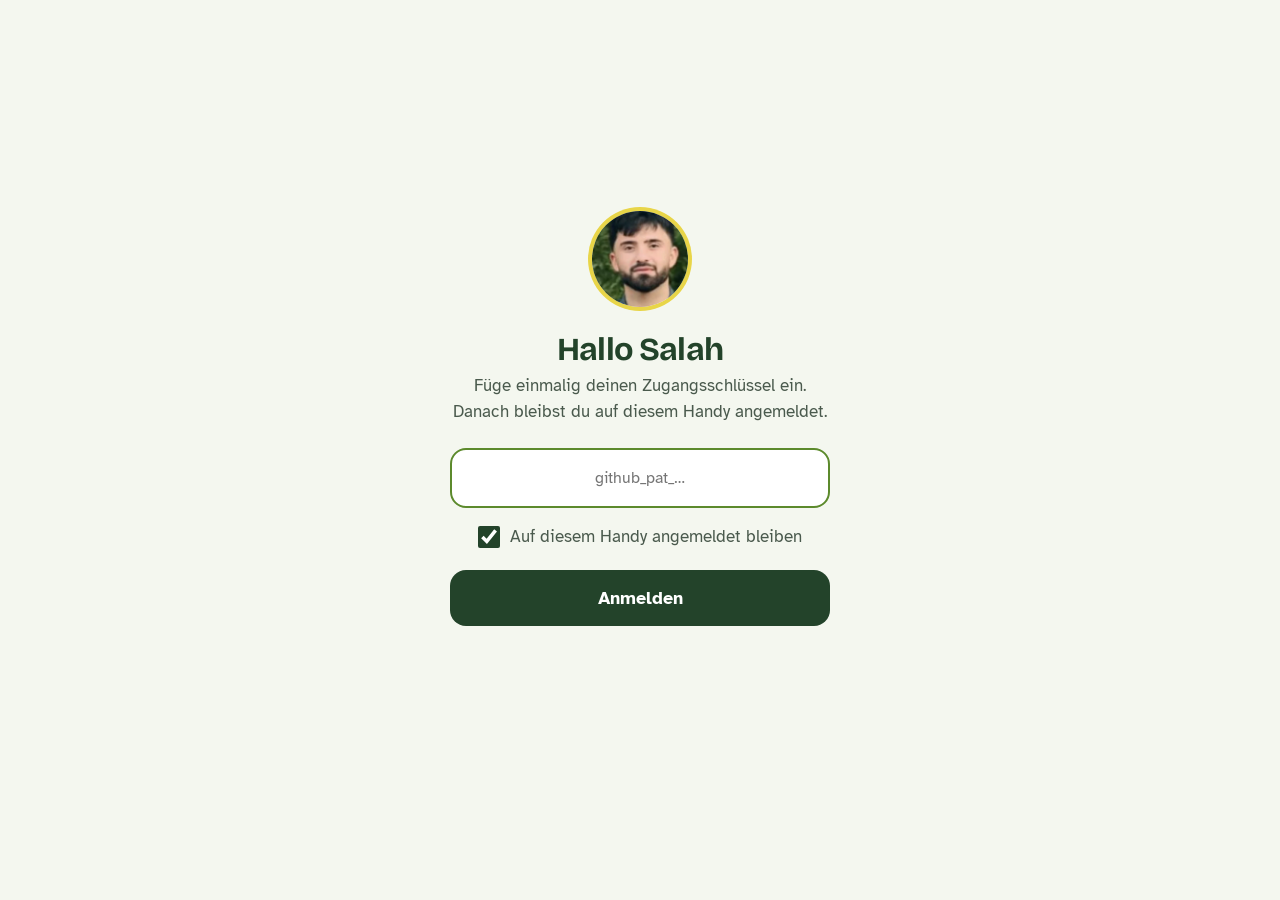
<file: admin.html>
<!DOCTYPE html>
<html lang="de">
<head>
<meta charset="UTF-8">
<meta name="viewport" content="width=device-width, initial-scale=1.0, viewport-fit=cover">
<meta name="robots" content="noindex, nofollow">
<title>Meine freien Zeiten – Salah</title>
<meta name="theme-color" content="#23432a">
<meta name="apple-mobile-web-app-capable" content="yes">
<meta name="mobile-web-app-capable" content="yes">
<meta name="apple-mobile-web-app-title" content="Freie Zeiten">
<link rel="icon" href="img/icon.svg" type="image/svg+xml">
<link rel="apple-touch-icon" href="img/apple-touch-icon.png">
<link rel="stylesheet" href="fonts/fonts.css">
<style>
:root{
  --paper:#f4f7ef;--paper-2:#e8efdd;--ink:#16241a;--ink-soft:#4a5a4d;
  --hedge:#23432a;--hedge-deep:#172e1c;--moss:#5c8a2c;--pollen:#e8d548;
  --line:#cfdac3;--free:#2e7d32;--free-bg:#dff3d6;--danger:#a3361a;
  --display:"Bricolage Grotesque",system-ui,sans-serif;
  --body:"Atkinson Hyperlegible",system-ui,sans-serif;
}
*{box-sizing:border-box;margin:0;padding:0}
body{font-family:var(--body);font-size:17px;line-height:1.5;color:var(--ink);background:var(--paper);-webkit-font-smoothing:antialiased;-webkit-tap-highlight-color:transparent}
button,input{font:inherit;color:inherit}
:focus-visible{outline:3px solid var(--pollen);outline-offset:2px;border-radius:8px}
h1,h2{font-family:var(--display);letter-spacing:-.02em;line-height:1.1}
.wrap{max-width:640px;margin:0 auto;padding:0 16px}
[hidden]{display:none!important}

/* Login */
.login{min-height:100svh;display:grid;place-items:center;padding:24px 16px}
.login-box{width:100%;max-width:380px;text-align:center}
.login-box img{width:96px;height:96px;border-radius:50%;object-fit:cover;margin:0 auto 18px;box-shadow:0 0 0 4px var(--pollen)}
.login h1{font-size:2rem;color:var(--hedge);margin-bottom:6px}
.login p{color:var(--ink-soft);margin-bottom:24px}
.pin{width:100%;height:60px;border-radius:16px;border:2px solid var(--line);background:#fff;text-align:center;font-size:16px;padding:0 14px}
.pin:focus{outline:none;border-color:var(--moss)}
.remember{display:flex;align-items:center;justify-content:center;gap:10px;margin:16px 0 20px;color:var(--ink-soft)}
.remember input{width:22px;height:22px;accent-color:var(--hedge)}
.btn{display:flex;align-items:center;justify-content:center;gap:8px;width:100%;min-height:56px;border:0;border-radius:16px;background:var(--hedge);color:#fff;font-weight:700;font-size:1.1rem;cursor:pointer}
.btn:active{transform:scale(.98)}
.btn[disabled]{opacity:.6}
.err{color:var(--danger);font-weight:700;margin-top:14px;min-height:1.5em}

/* App */
.bar{position:sticky;top:0;z-index:10;background:var(--hedge);color:#fff;padding:calc(12px + env(safe-area-inset-top)) 0 12px}
.bar .wrap{display:flex;align-items:center;gap:12px}
.bar img{width:42px;height:42px;border-radius:50%;object-fit:cover;flex-shrink:0}
.bar h1{font-size:1.25rem;flex:1}
.bar h1 small{display:block;font-family:var(--body);font-weight:400;font-size:.85rem;opacity:.8;letter-spacing:0}
.status{font-size:.85rem;font-weight:700;padding:6px 12px;border-radius:999px;background:rgba(255,255,255,.12);white-space:nowrap}
.status.ok::before{content:"✓ "}
.status.err{background:var(--danger)}
.demo{background:var(--pollen);color:var(--hedge-deep);font-size:.92rem;padding:10px 0;font-weight:700}
.help{padding:18px 0 6px;color:var(--ink-soft);font-size:.98rem}
.help b{color:var(--free)}
.legend{display:flex;gap:14px;margin-top:8px;font-size:.9rem}
.legend span{display:flex;align-items:center;gap:6px}
.legend i{width:16px;height:16px;border-radius:5px;border:2px solid var(--line);background:#fff}
.legend i.f{background:var(--free);border-color:var(--free)}

.week{margin-top:22px}
.week-head{display:flex;align-items:center;justify-content:space-between;gap:8px;margin-bottom:10px}
.week-head h2{font-size:1.35rem;color:var(--hedge)}
.week-actions{display:flex;gap:6px}
.mini{border:1.5px solid var(--line);background:#fff;border-radius:10px;padding:7px 10px;font-size:.85rem;font-weight:700;cursor:pointer;white-space:nowrap}
.mini:active{background:var(--paper-2)}

.day{background:#fff;border-radius:18px;padding:12px;margin-bottom:10px;border:1px solid var(--line)}
.day-top{display:flex;align-items:center;justify-content:space-between;margin-bottom:10px}
.day-name{font-weight:700;font-size:1.05rem}
.day-name small{color:var(--ink-soft);font-weight:400;margin-left:6px}
.day-all{border:0;background:none;color:var(--hedge);font-weight:700;font-size:.9rem;text-decoration:underline;cursor:pointer;padding:4px}
.slots{display:grid;grid-template-columns:repeat(4,1fr);gap:8px}
.slots.sat{grid-template-columns:repeat(2,1fr)}
.slot{min-height:64px;border-radius:12px;border:2px solid var(--line);background:var(--paper);cursor:pointer;padding:6px 4px;display:flex;flex-direction:column;align-items:center;justify-content:center;transition:background .12s,border-color .12s}
.slot b{font-size:.95rem}
.slot span{font-size:.75rem;color:var(--ink-soft)}
.slot[aria-pressed="true"]{background:var(--free);border-color:var(--free);color:#fff}
.slot[aria-pressed="true"] span{color:#d7f0cf}
.slot[aria-pressed="true"] b::before{content:"✓ "}
.day.sunday{background:transparent;border-style:dashed;color:var(--ink-soft);padding:10px 12px}
.day.sunday .day-top{margin:0}
@media (max-width:420px){
  .slots{grid-template-columns:repeat(2,1fr)}
  .week-head{flex-wrap:wrap}
}
.foot{padding:28px 0 calc(40px + env(safe-area-inset-bottom));display:flex;justify-content:space-between;gap:12px;flex-wrap:wrap;font-size:.95rem}
.foot a,.foot button{color:var(--hedge);font-weight:700;background:none;border:0;text-decoration:underline;cursor:pointer}
.retry{margin-top:12px}
</style>
</head>
<body>

<!-- Anmeldung -->
<section class="login" id="login" hidden>
  <form class="login-box" id="loginForm">
    <img src="img/salah-avatar.webp" alt="">
    <h1>Hallo Salah</h1>
    <p>Füge einmalig deinen Zugangsschlüssel ein. Danach bleibst du auf diesem Handy angemeldet.</p>
    <label for="pin" class="sr" style="position:absolute;left:-9999px">Zugangsschlüssel</label>
    <input class="pin" id="pin" type="password" autocomplete="off" autocapitalize="off" spellcheck="false" placeholder="github_pat_…" required>
    <label class="remember"><input type="checkbox" id="remember" checked> Auf diesem Handy angemeldet bleiben</label>
    <button class="btn" id="loginBtn" type="submit">Anmelden</button>
    <p class="err" id="loginErr" role="alert"></p>
  </form>
</section>

<!-- Kalender -->
<div id="app" hidden>
  <header class="bar">
    <div class="wrap">
      <img src="img/salah-avatar.webp" alt="">
      <h1>Meine freien Zeiten<small>Salah Haus- &amp; Gartenservice</small></h1>
      <span class="status ok" id="status" aria-live="polite">Gespeichert</span>
    </div>
  </header>

  <main class="wrap">
    <div class="help">
      Tippe auf ein Zeitfenster, wenn du <b>frei</b> bist. Nochmal tippen macht es wieder zu. Alles wird automatisch gespeichert und erscheint sofort auf der Website.
      <div class="legend"><span><i class="f"></i> frei, Kunden können buchen</span><span><i></i> nicht frei</span></div>
    </div>
    <div id="weeks"></div>
    <div class="retry" id="retryWrap" hidden><button class="btn" id="retry">Nochmal speichern</button></div>
  </main>

  <footer class="wrap foot">
    <a href="index.html#termin" target="_blank" rel="noopener">So sieht es auf der Website aus</a>
    <button id="logout" type="button">Abmelden</button>
  </footer>
</div>

<script src="config.js"></script>
<script src="slots.js"></script>
<script>
const S = window.SALAH;
const PIN_KEY = "salah-admin-token";
let alerted = false;
function alertOnce(m){ if (!alerted) { alerted = true; const p = document.createElement('p'); p.className = 'err'; p.textContent = m; $('#retryWrap').prepend(p); } }
const $ = s => document.querySelector(s);
let pin = "";
let slots = {};
let saveTimer = null;

const WD_LONG = ["Sonntag","Montag","Dienstag","Mittwoch","Donnerstag","Freitag","Samstag"];
const MON = ["Jan.","Feb.","März","Apr.","Mai","Juni","Juli","Aug.","Sep.","Okt.","Nov.","Dez."];

/* ---------- Anmeldung ---------- */
function showLogin(msg){ $('#login').hidden = false; $('#app').hidden = true; $('#loginErr').textContent = msg || ''; setTimeout(() => $('#pin').focus(), 50); }

async function tryLogin(p, remember){
  $('#loginBtn').disabled = true; $('#loginBtn').textContent = 'Prüfe …';
  const r = await S.checkPin(p);
  $('#loginBtn').disabled = false; $('#loginBtn').textContent = 'Anmelden';
  if (!r.ok) {
    localStorage.removeItem(PIN_KEY);
    const msgs = { pin:'Der Zugangsschlüssel stimmt nicht oder ist abgelaufen.', network:'Keine Verbindung. Bitte Internet prüfen.' };
    showLogin(msgs[r.error] || 'Anmelden hat nicht geklappt.');
    return;
  }
  pin = p;
  if (remember) { try { localStorage.setItem(PIN_KEY, p); } catch {} }
  slots = r.slots || (await S.load()) || {};
  $('#login').hidden = true; $('#app').hidden = false;
  render();
}

$('#loginForm').addEventListener('submit', e => { e.preventDefault(); tryLogin($('#pin').value.trim(), $('#remember').checked); });
$('#logout').addEventListener('click', () => { localStorage.removeItem(PIN_KEY); pin = ''; $('#pin').value = ''; showLogin(); });

/* ---------- Kalender ---------- */
function weekLabel(i){ return ['Diese Woche','Nächste Woche','In 2 Wochen','In 3 Wochen','In 4 Wochen','In 5 Wochen'][i] || 'Später'; }

function weekIndex(dateIso){
  // Wochen beginnen montags
  const d = S.fromIso(dateIso), now = new Date(); now.setHours(12,0,0,0);
  const monday = x => { const m = new Date(x); m.setDate(m.getDate() - ((m.getDay() + 6) % 7)); return m; };
  return Math.round((monday(d) - monday(now)) / (7 * 864e5));
}

function render(){
  const days = S.upcomingDays(S.cfg.DAYS_AHEAD || 28, 1);
  const groups = {};
  days.forEach(d => { const w = weekIndex(d); (groups[w] = groups[w] || []).push(d); });
  // Wochen ohne buchbare Tage ausblenden
  Object.keys(groups).forEach(w => { if (!groups[w].some(d => S.windowsFor(d).length)) delete groups[w]; });

  $('#weeks').innerHTML = Object.keys(groups).map(w => `
    <section class="week">
      <div class="week-head">
        <h2>${weekLabel(+w)}</h2>
        <div class="week-actions">
          <button class="mini" data-week-all="${w}">Alles frei</button>
          <button class="mini" data-week-none="${w}">Alles leeren</button>
        </div>
      </div>
      ${groups[w].map(dayHtml).join('')}
    </section>`).join('');

  $('#weeks').querySelectorAll('[data-week-all],[data-week-none]').forEach(b => {
    b.addEventListener('click', () => {
      const all = b.hasAttribute('data-week-all');
      const w = all ? b.dataset.weekAll : b.dataset.weekNone;
      groups[w].forEach(d => setDay(d, all));
      render(); queueSave();
    });
  });
}

function dayHtml(d){
  const date = S.fromIso(d), wins = S.windowsFor(d);
  const label = `${WD_LONG[date.getDay()]}<small>${date.getDate()}. ${MON[date.getMonth()]}</small>`;
  if (!wins.length) return `<div class="day sunday"><div class="day-top"><span class="day-name">${label}</span><span>geschlossen</span></div></div>`;
  const on = slots[d] || [];
  const full = on.length === wins.length;
  return `<div class="day">
    <div class="day-top"><span class="day-name">${label}</span>
      <button class="day-all" onclick="toggleDay('${d}')">${full ? 'Ganzen Tag leeren' : 'Ganzer Tag frei'}</button></div>
    <div class="slots ${wins.length === 2 ? 'sat' : ''}">
      ${wins.map(w => `<button class="slot" aria-pressed="${on.includes(w.id)}" onclick="toggleSlot('${d}','${w.id}',this)"><b>${w.name}</b><span>${w.time}</span></button>`).join('')}
    </div></div>`;
}

function setDay(d, free){
  const ids = S.windowsFor(d).map(w => w.id);
  if (free && ids.length) slots[d] = ids; else delete slots[d];
}
window.toggleDay = d => { const full = (slots[d] || []).length === S.windowsFor(d).length; setDay(d, !full); render(); queueSave(); };
window.toggleSlot = (d, id, btn) => {
  const set = new Set(slots[d] || []);
  set.has(id) ? set.delete(id) : set.add(id);
  if (set.size) slots[d] = [...set]; else delete slots[d];
  btn.setAttribute('aria-pressed', set.has(id));
  const full = set.size === S.windowsFor(d).length;
  btn.closest('.day').querySelector('.day-all').textContent = full ? 'Ganzen Tag leeren' : 'Ganzer Tag frei';
  queueSave();
};

/* ---------- Speichern ---------- */
function setStatus(text, cls){ const s = $('#status'); s.textContent = text; s.className = 'status ' + (cls || ''); }

function queueSave(){
  setStatus('Speichert …');
  clearTimeout(saveTimer);
  saveTimer = setTimeout(doSave, 1500);
}
async function doSave(){
  const r = await S.save(slots, pin);
  if (r.ok) { setStatus('Gespeichert', 'ok'); $('#retryWrap').hidden = true; }
  else if (r.error === 'pin') { localStorage.removeItem(PIN_KEY); showLogin('Der Zugangsschlüssel ist ungültig oder abgelaufen. Bitte neuen Schlüssel einfügen.'); }
  else if (r.error === 'forbidden') { setStatus('Keine Schreibrechte', 'err'); $('#retryWrap').hidden = false; alertOnce('Der Zugangsschlüssel darf nicht speichern. Er braucht die Berechtigung „Contents: Read and write“ für salah-service.'); }
  else { setStatus('Nicht gespeichert', 'err'); $('#retryWrap').hidden = false; }
}
$('#retry').addEventListener('click', doSave);
window.addEventListener('beforeunload', e => { if (saveTimer && $('#status').textContent === 'Speichert …') { e.preventDefault(); e.returnValue = ''; } });

/* ---------- Start ---------- */
let saved = null; try { saved = localStorage.getItem(PIN_KEY); } catch {}
if (saved) tryLogin(saved, true);
else showLogin();
</script>
</body>
</html>
</file>
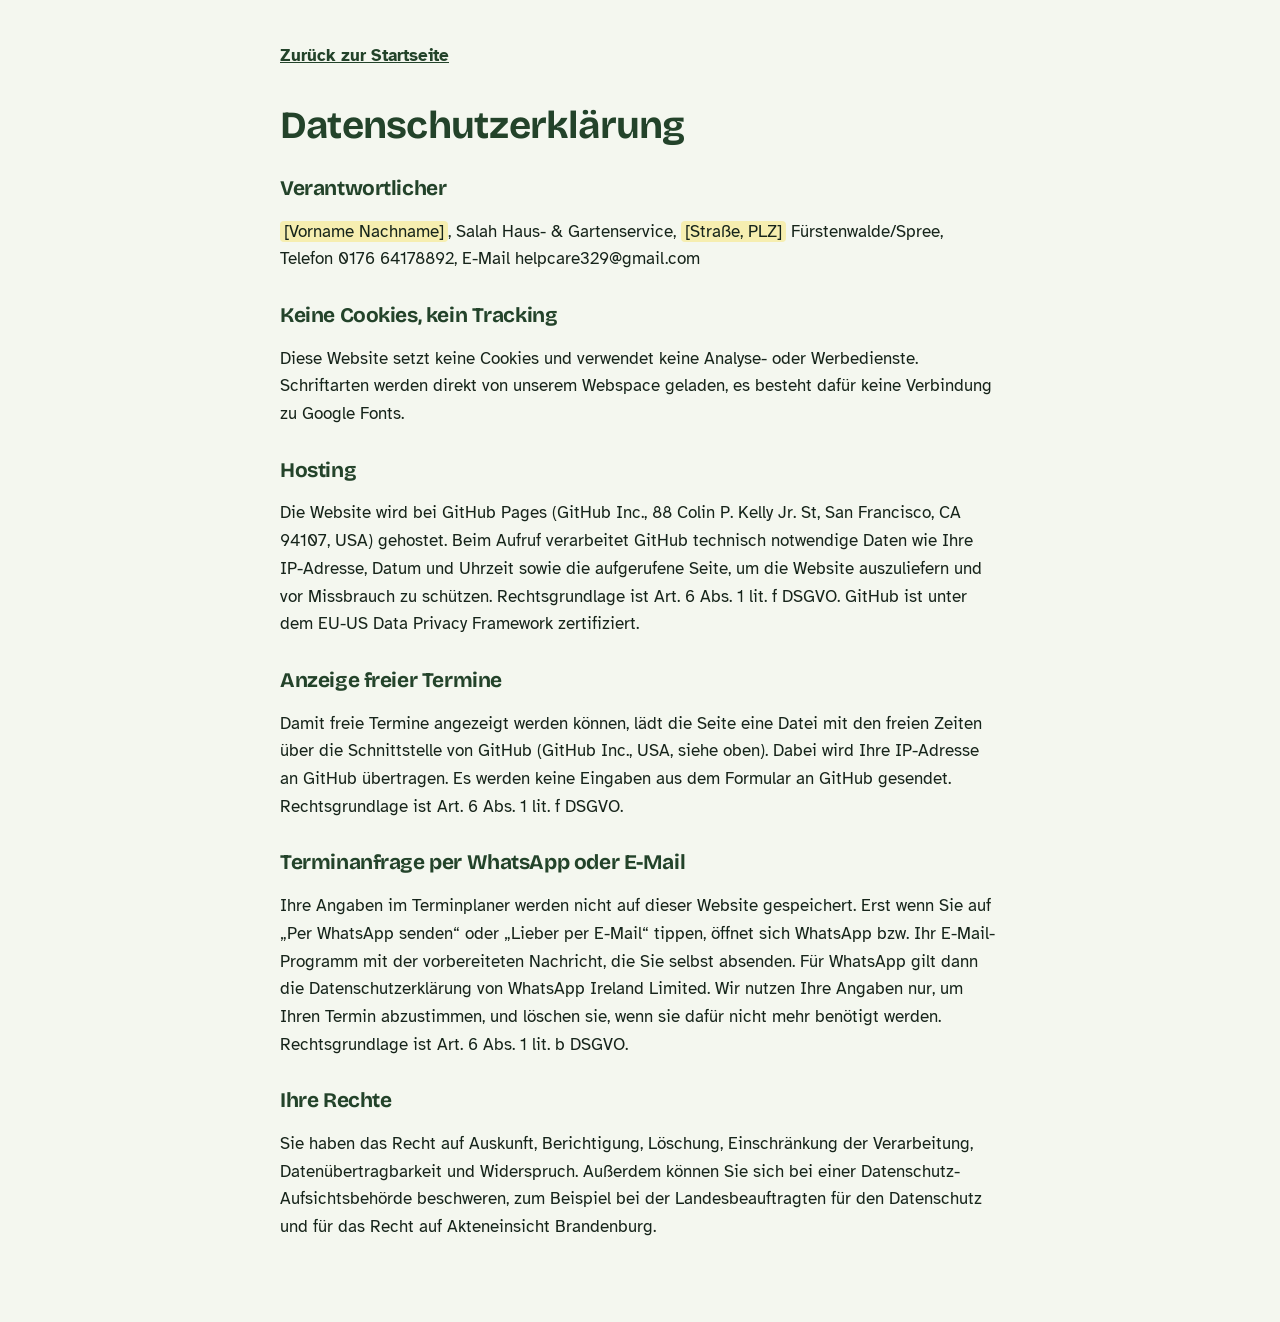
<file: datenschutz.html>
<!DOCTYPE html>
<html lang="de">
<head>
<meta charset="UTF-8">
<meta name="viewport" content="width=device-width, initial-scale=1.0">
<title>Datenschutz – Salah Haus- & Gartenservice</title>
<link rel="icon" href="img/icon.svg" type="image/svg+xml">
<link rel="stylesheet" href="fonts/fonts.css">
<style>
body{font-family:"Atkinson Hyperlegible",system-ui,sans-serif;font-size:1.05rem;line-height:1.65;color:#16241a;background:#f4f7ef;margin:0}
.wrap{max-width:720px;margin:0 auto;padding:32px 18px 64px}
a{color:#23432a;font-weight:700}
h1,h2{font-family:"Bricolage Grotesque",system-ui,sans-serif;color:#23432a;letter-spacing:-.02em;line-height:1.1}
h1{font-size:2.4rem;margin:24px 0 20px}
h2{font-size:1.3rem;margin:32px 0 8px}
.back{display:inline-block;padding:10px 0}
.todo{background:#f6eeb0;padding:0 4px;border-radius:4px}
</style>
</head>
<body>
<div class="wrap">
  <a class="back" href="index.html">Zurück zur Startseite</a>
  <h1>Datenschutzerklärung</h1>

  <h2>Verantwortlicher</h2>
  <p><span class="todo">[Vorname Nachname]</span>, Salah Haus- &amp; Gartenservice, <span class="todo">[Straße, PLZ]</span> Fürstenwalde/Spree, Telefon 0176 64178892, E-Mail helpcare329@gmail.com</p>

  <h2>Keine Cookies, kein Tracking</h2>
  <p>Diese Website setzt keine Cookies und verwendet keine Analyse- oder Werbedienste. Schriftarten werden direkt von unserem Webspace geladen, es besteht dafür keine Verbindung zu Google Fonts.</p>

  <h2>Hosting</h2>
  <p>Die Website wird bei GitHub Pages (GitHub Inc., 88 Colin P. Kelly Jr. St, San Francisco, CA 94107, USA) gehostet. Beim Aufruf verarbeitet GitHub technisch notwendige Daten wie Ihre IP-Adresse, Datum und Uhrzeit sowie die aufgerufene Seite, um die Website auszuliefern und vor Missbrauch zu schützen. Rechtsgrundlage ist Art. 6 Abs. 1 lit. f DSGVO. GitHub ist unter dem EU-US Data Privacy Framework zertifiziert.</p>

  <h2>Anzeige freier Termine</h2>
  <p>Damit freie Termine angezeigt werden können, lädt die Seite eine Datei mit den freien Zeiten über die Schnittstelle von GitHub (GitHub Inc., USA, siehe oben). Dabei wird Ihre IP-Adresse an GitHub übertragen. Es werden keine Eingaben aus dem Formular an GitHub gesendet. Rechtsgrundlage ist Art. 6 Abs. 1 lit. f DSGVO.</p>

  <h2>Terminanfrage per WhatsApp oder E-Mail</h2>
  <p>Ihre Angaben im Terminplaner werden nicht auf dieser Website gespeichert. Erst wenn Sie auf „Per WhatsApp senden“ oder „Lieber per E-Mail“ tippen, öffnet sich WhatsApp bzw. Ihr E-Mail-Programm mit der vorbereiteten Nachricht, die Sie selbst absenden. Für WhatsApp gilt dann die Datenschutzerklärung von WhatsApp Ireland Limited. Wir nutzen Ihre Angaben nur, um Ihren Termin abzustimmen, und löschen sie, wenn sie dafür nicht mehr benötigt werden. Rechtsgrundlage ist Art. 6 Abs. 1 lit. b DSGVO.</p>

  <h2>Ihre Rechte</h2>
  <p>Sie haben das Recht auf Auskunft, Berichtigung, Löschung, Einschränkung der Verarbeitung, Datenübertragbarkeit und Widerspruch. Außerdem können Sie sich bei einer Datenschutz-Aufsichtsbehörde beschweren, zum Beispiel bei der Landesbeauftragten für den Datenschutz und für das Recht auf Akteneinsicht Brandenburg.</p>
</div>
</body>
</html>
</file>
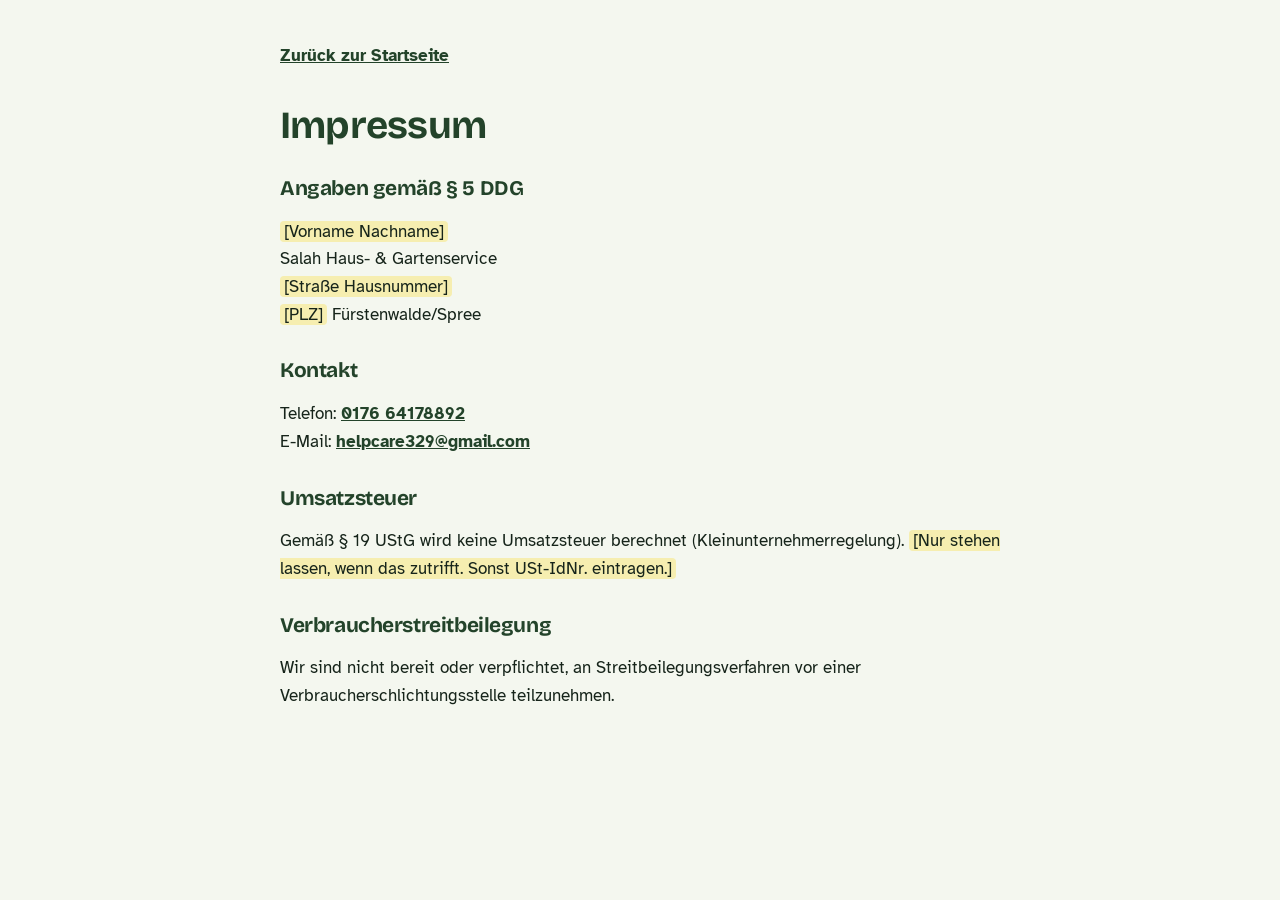
<file: impressum.html>
<!DOCTYPE html>
<html lang="de">
<head>
<meta charset="UTF-8">
<meta name="viewport" content="width=device-width, initial-scale=1.0">
<title>Impressum – Salah Haus- & Gartenservice</title>
<link rel="icon" href="img/icon.svg" type="image/svg+xml">
<link rel="stylesheet" href="fonts/fonts.css">
<style>
body{font-family:"Atkinson Hyperlegible",system-ui,sans-serif;font-size:1.05rem;line-height:1.65;color:#16241a;background:#f4f7ef;margin:0}
.wrap{max-width:720px;margin:0 auto;padding:32px 18px 64px}
a{color:#23432a;font-weight:700}
h1,h2{font-family:"Bricolage Grotesque",system-ui,sans-serif;color:#23432a;letter-spacing:-.02em;line-height:1.1}
h1{font-size:2.4rem;margin:24px 0 20px}
h2{font-size:1.3rem;margin:32px 0 8px}
.back{display:inline-block;padding:10px 0}
.todo{background:#f6eeb0;padding:0 4px;border-radius:4px}
</style>
</head>
<body>
<div class="wrap">
  <a class="back" href="index.html">Zurück zur Startseite</a>
  <h1>Impressum</h1>

  <h2>Angaben gemäß § 5 DDG</h2>
  <p>
    <span class="todo">[Vorname Nachname]</span><br>
    Salah Haus- &amp; Gartenservice<br>
    <span class="todo">[Straße Hausnummer]</span><br>
    <span class="todo">[PLZ]</span> Fürstenwalde/Spree
  </p>

  <h2>Kontakt</h2>
  <p>
    Telefon: <a href="tel:+4917664178892">0176 64178892</a><br>
    E-Mail: <a href="mailto:helpcare329@gmail.com">helpcare329@gmail.com</a>
  </p>

  <h2>Umsatzsteuer</h2>
  <p>Gemäß § 19 UStG wird keine Umsatzsteuer berechnet (Kleinunternehmerregelung). <span class="todo">[Nur stehen lassen, wenn das zutrifft. Sonst USt-IdNr. eintragen.]</span></p>

  <h2>Verbraucherstreitbeilegung</h2>
  <p>Wir sind nicht bereit oder verpflichtet, an Streitbeilegungsverfahren vor einer Verbraucherschlichtungsstelle teilzunehmen.</p>
</div>
</body>
</html>
</file>
<file: fonts/fonts.css>
/* Schriften lokal eingebunden (keine Verbindung zu Google-Servern, DSGVO-freundlich) */
@font-face{font-family:"Bricolage Grotesque";font-style:normal;font-weight:500;font-display:swap;src:url(bricolage-500.woff2) format("woff2")}
@font-face{font-family:"Bricolage Grotesque";font-style:normal;font-weight:700;font-display:swap;src:url(bricolage-700.woff2) format("woff2")}
@font-face{font-family:"Bricolage Grotesque";font-style:normal;font-weight:800;font-display:swap;src:url(bricolage-800.woff2) format("woff2")}
@font-face{font-family:"Atkinson Hyperlegible";font-style:normal;font-weight:400;font-display:swap;src:url(atkinson-400.woff2) format("woff2")}
@font-face{font-family:"Atkinson Hyperlegible";font-style:normal;font-weight:700;font-display:swap;src:url(atkinson-700.woff2) format("woff2")}
</file>
